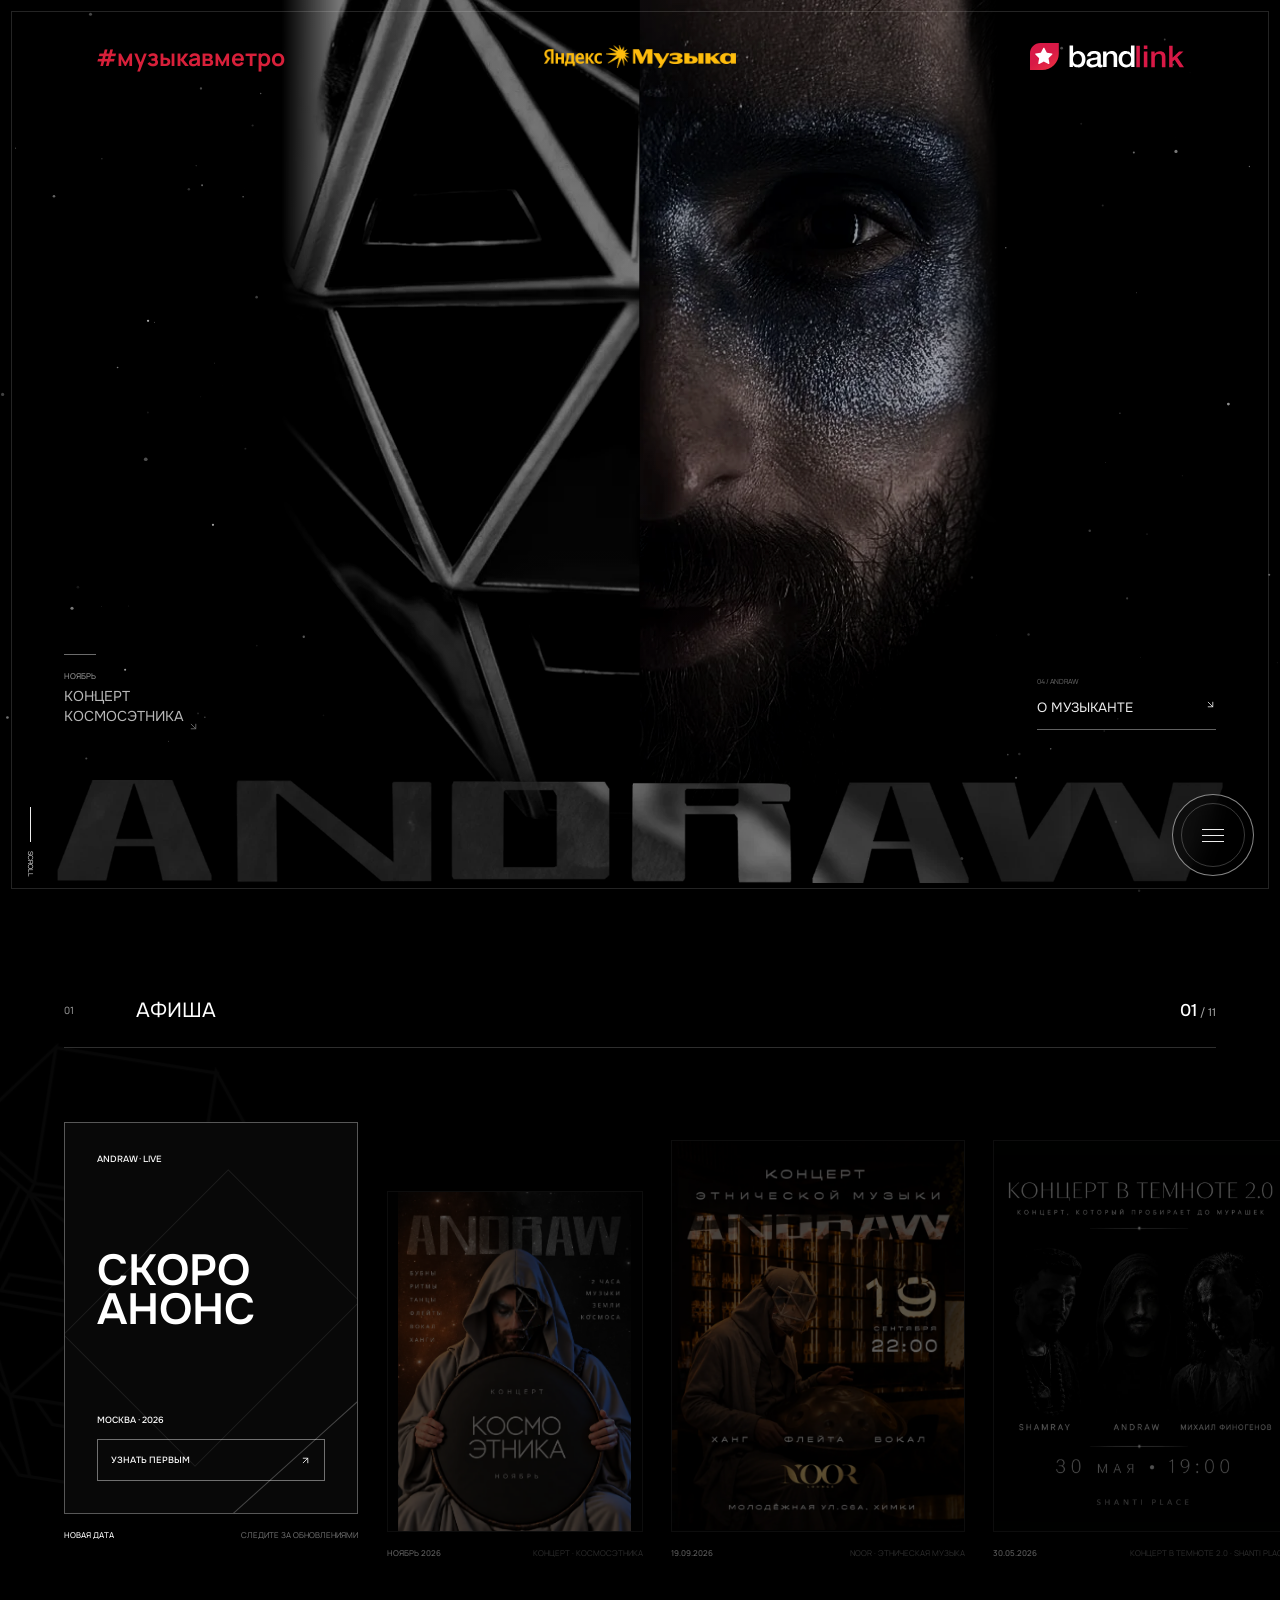
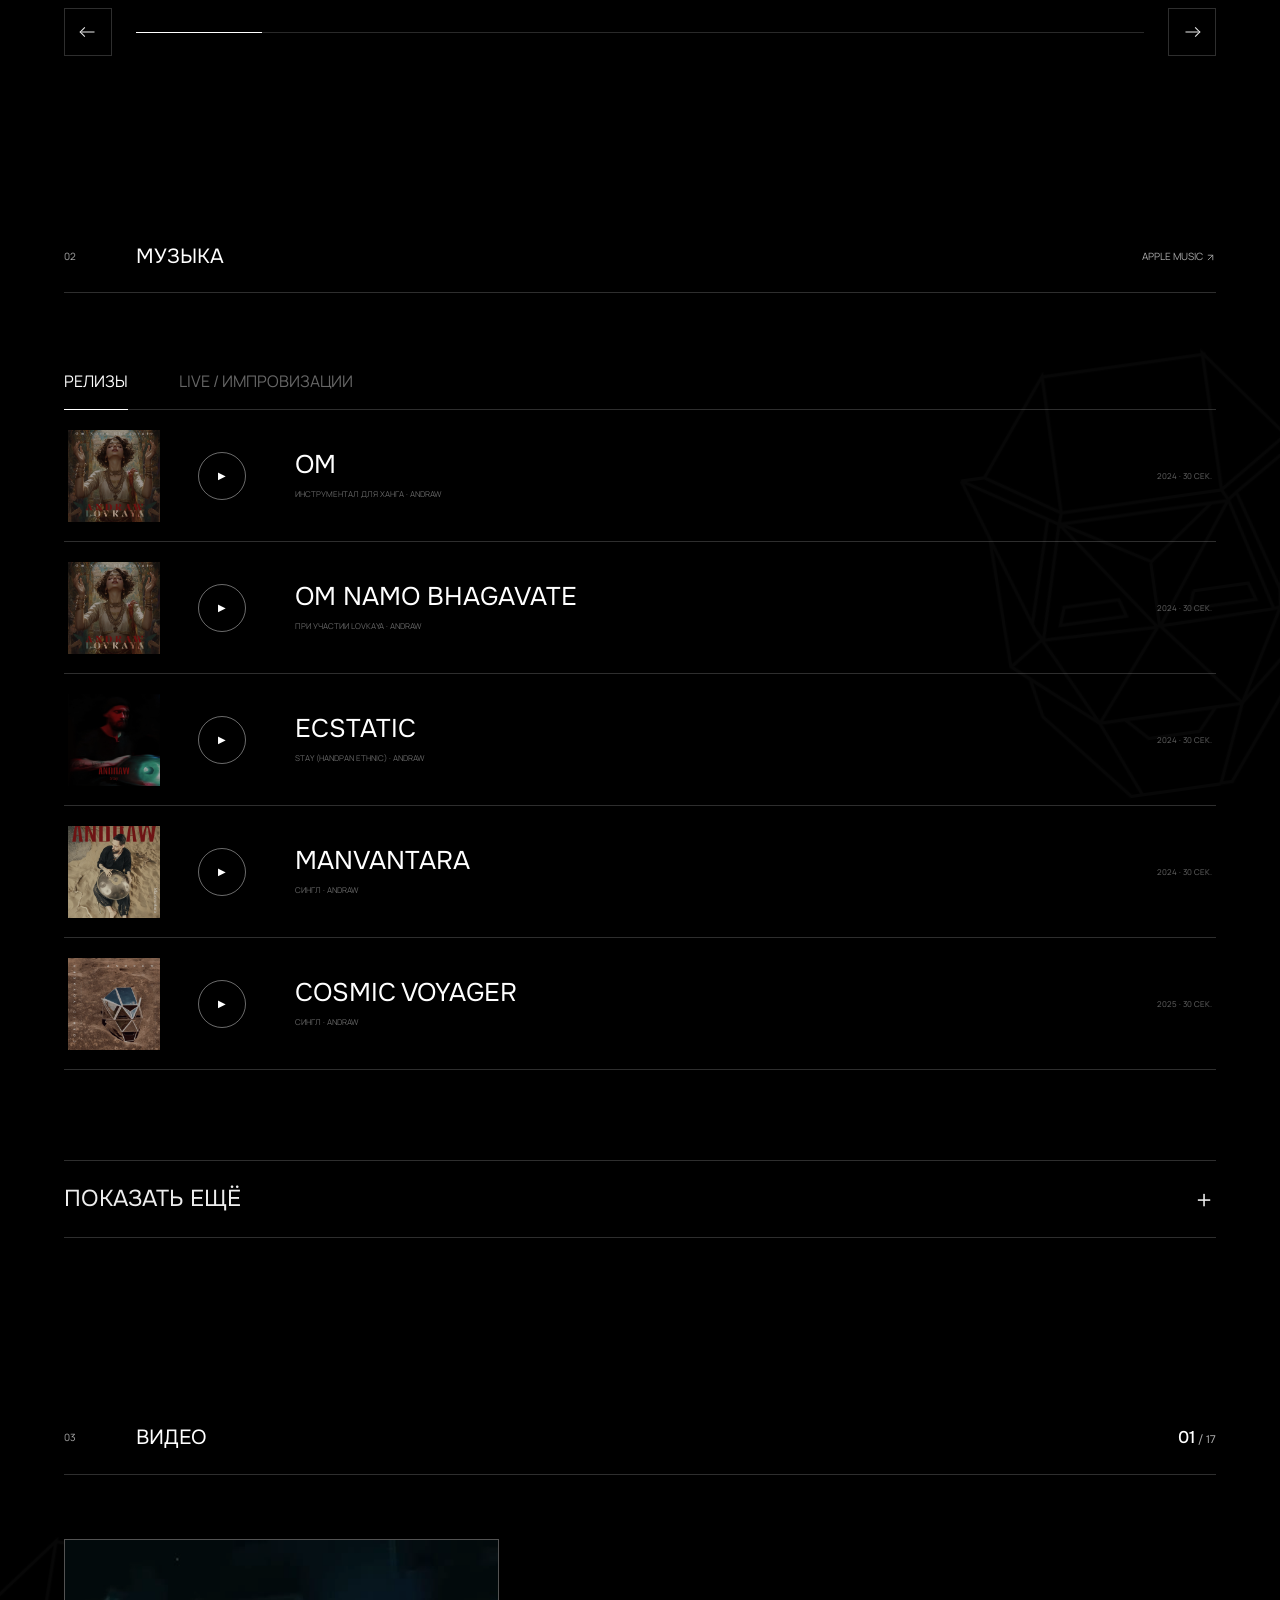
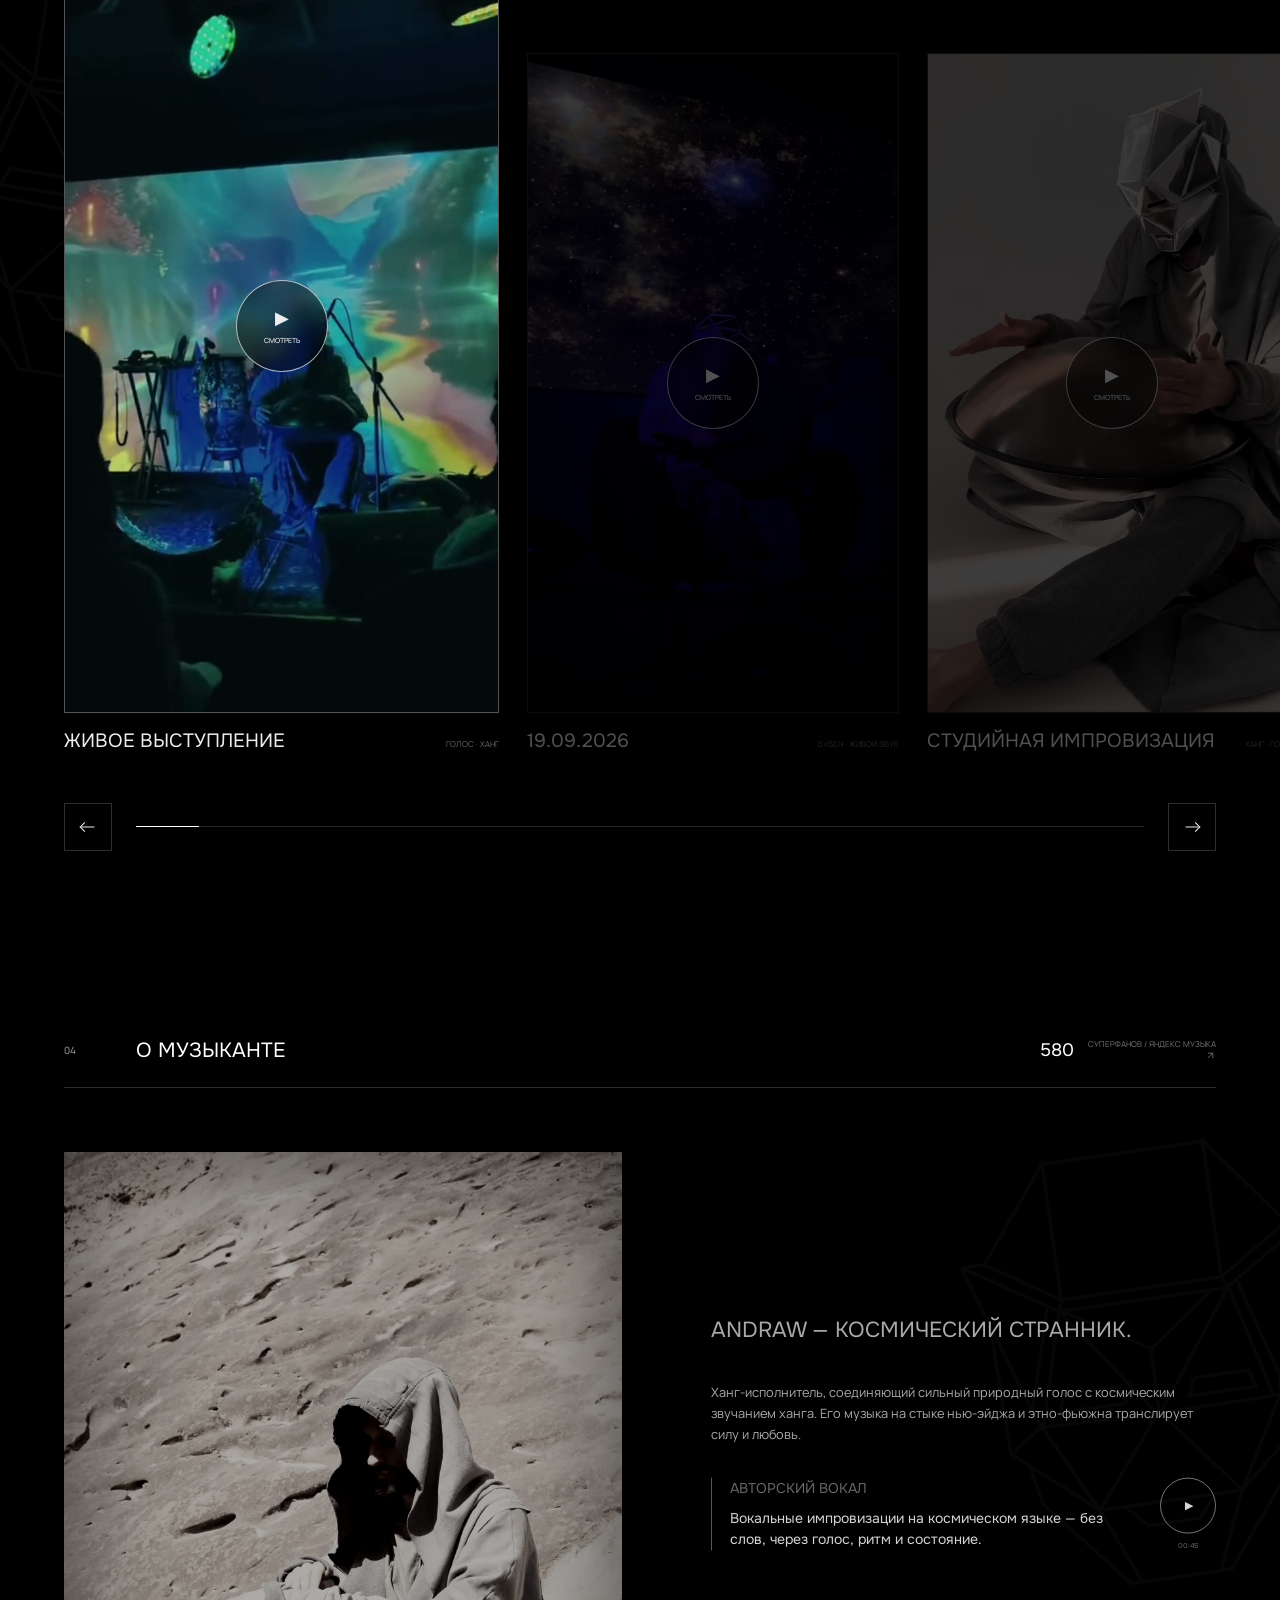
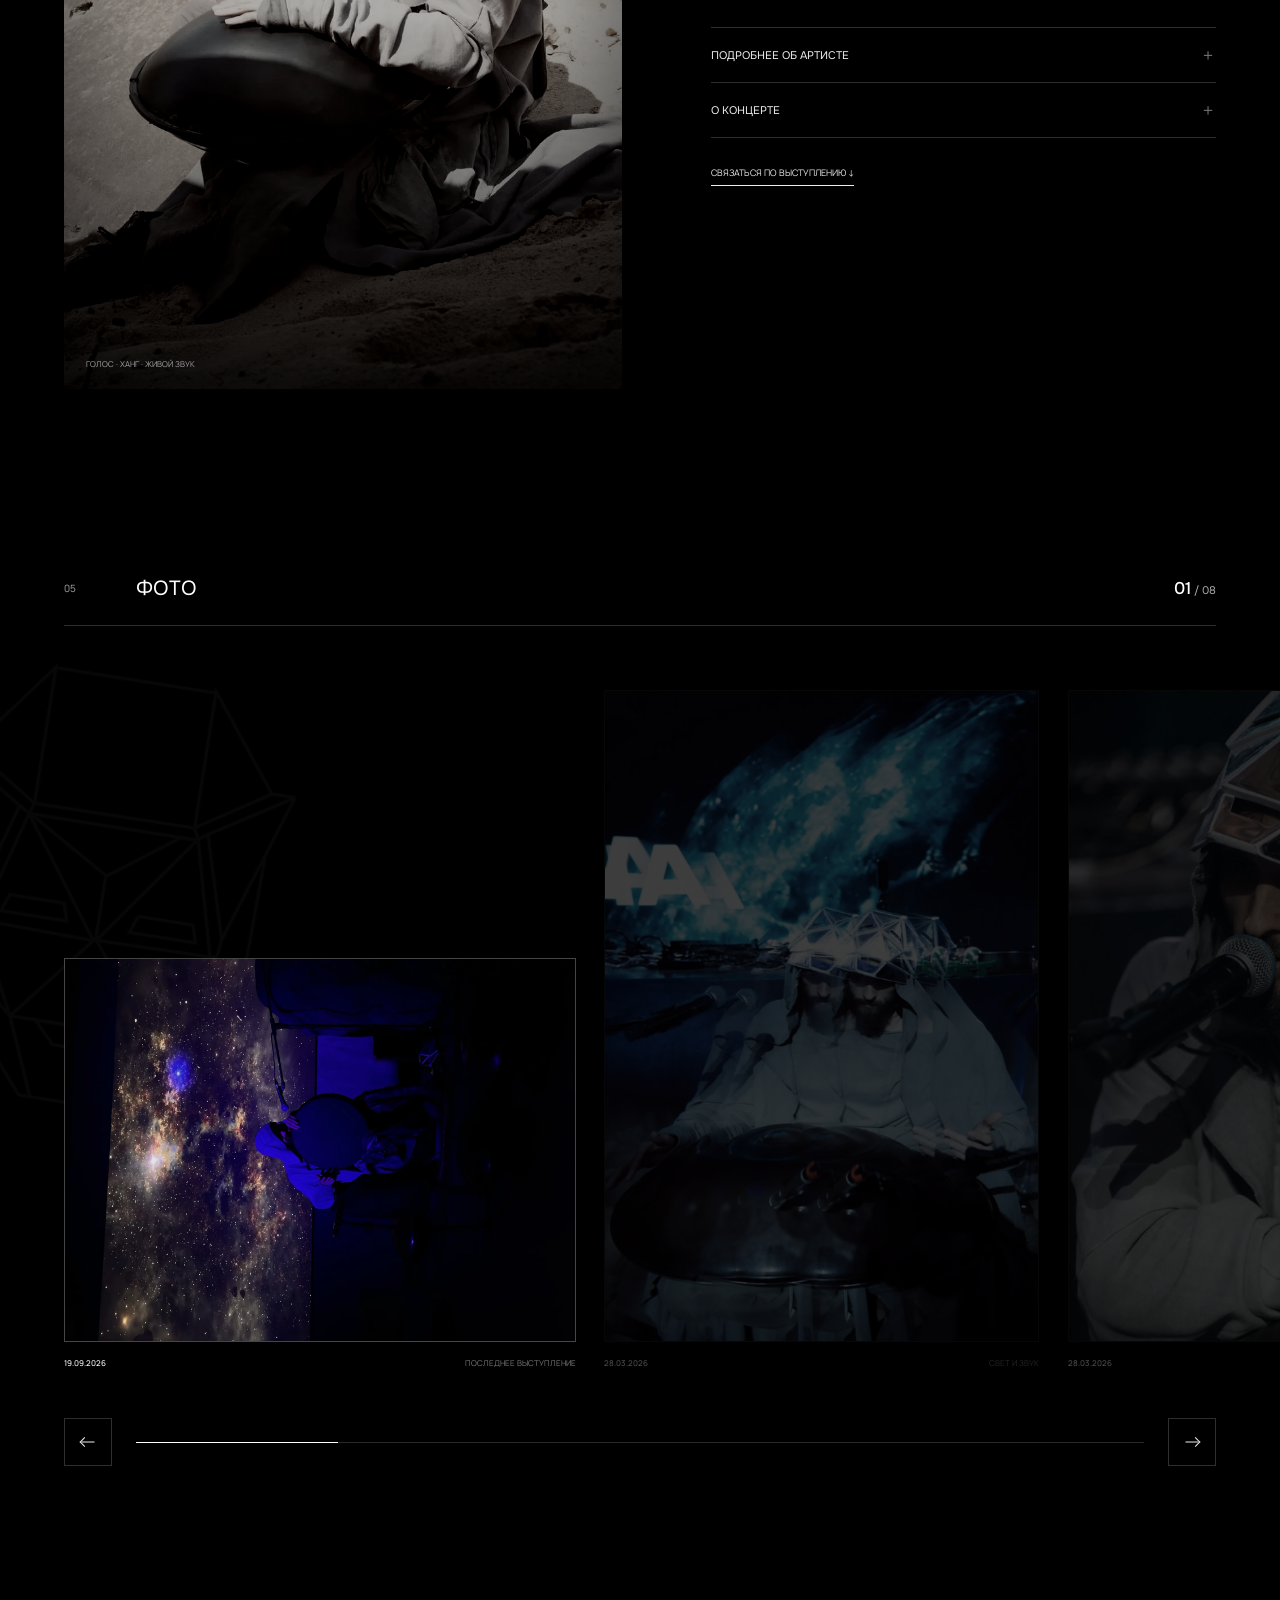
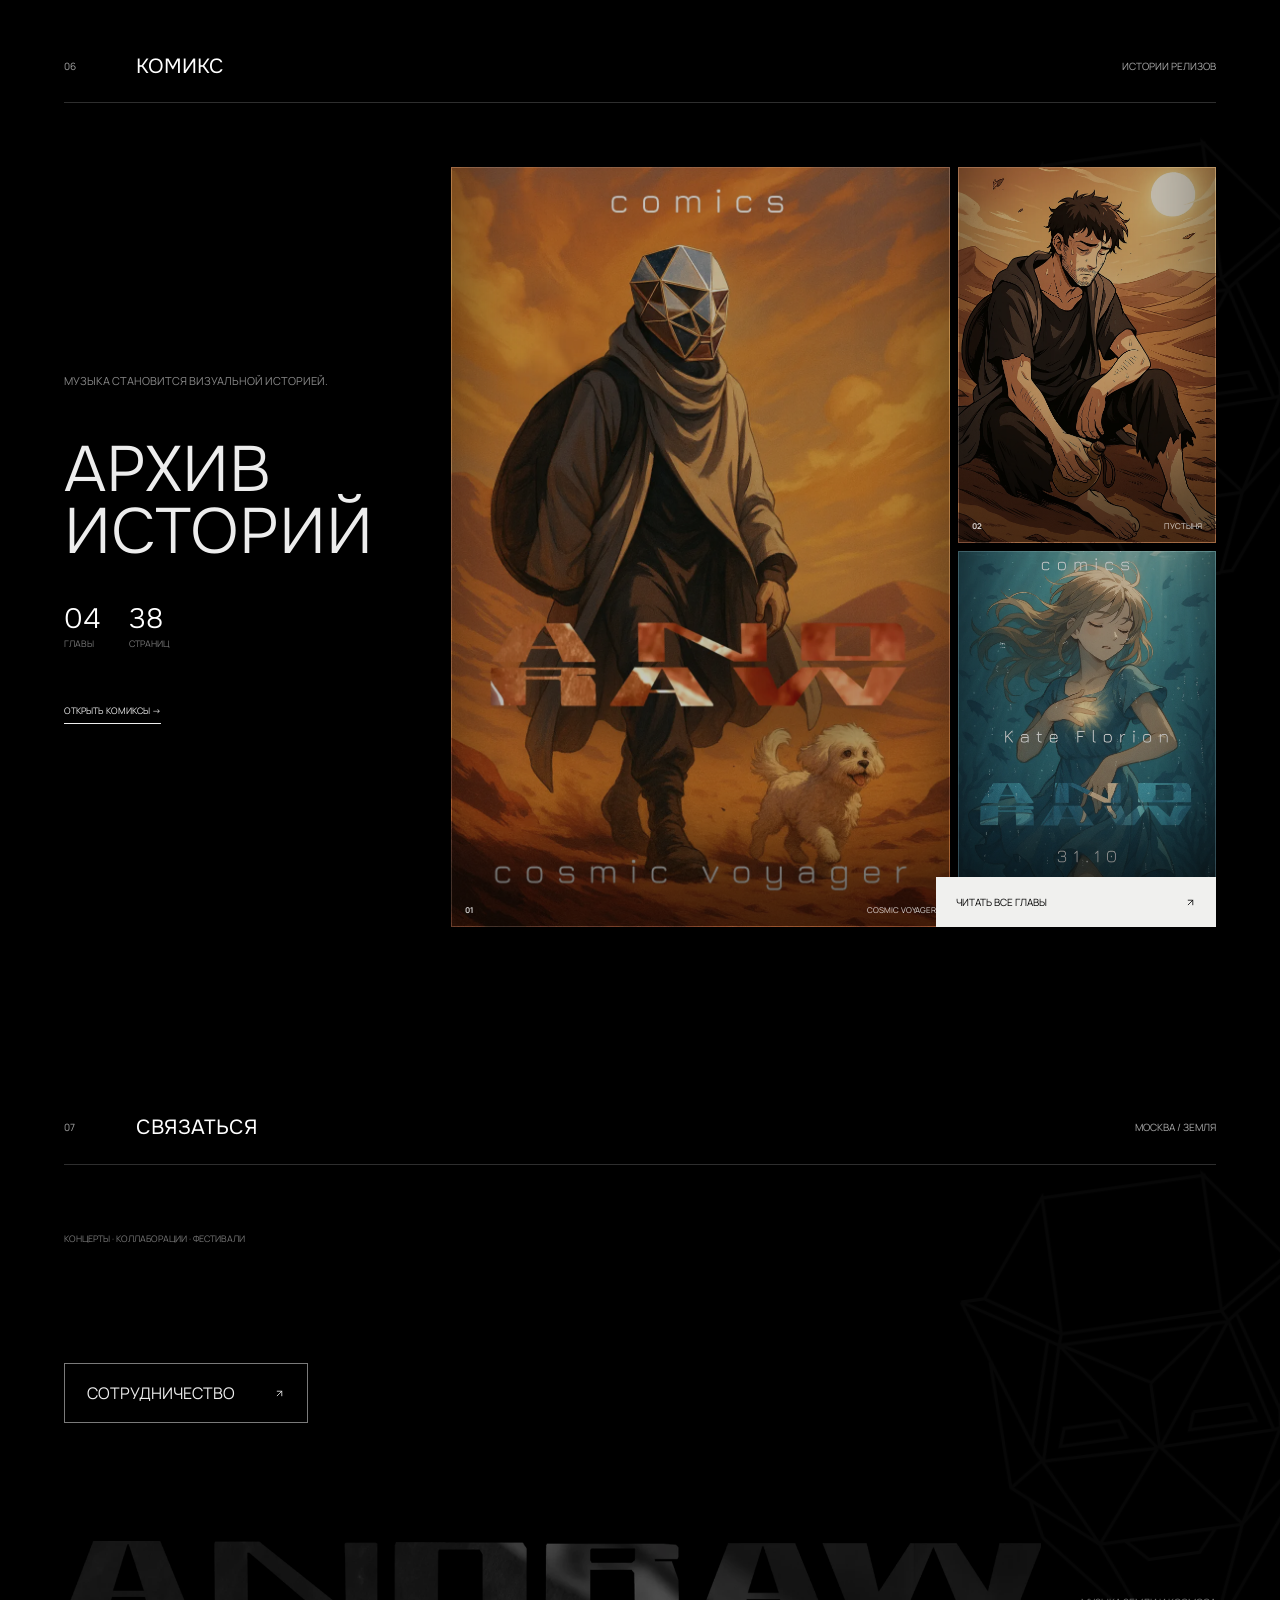
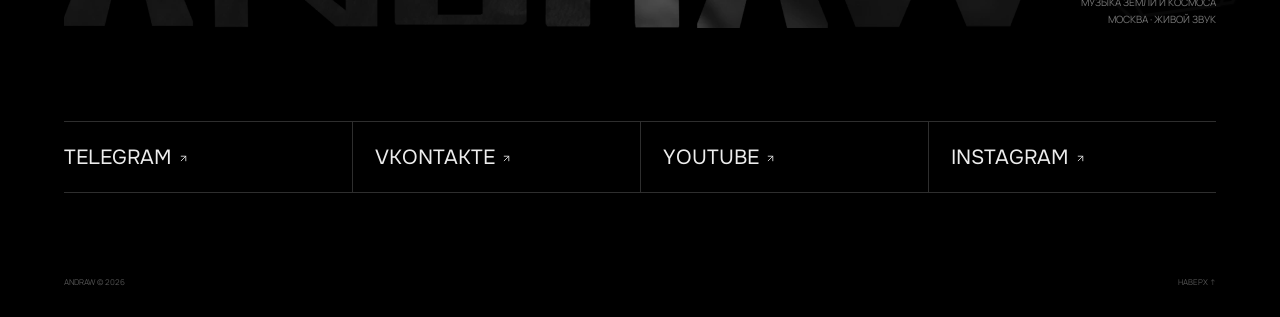
<file: index.html>
<!doctype html>
<html lang="ru">
<head>
  <meta charset="UTF-8">
  <meta name="viewport" content="width=device-width, initial-scale=1">
  <meta name="theme-color" content="#000000">
  <meta name="description" content="Официальный сайт ANDRAW — ханг-исполнителя и вокалиста из Москвы. Музыка земли и космоса: ханги, флейты, бубен, горловое пение, концерты, видео и релизы.">
  <meta name="robots" content="index, follow, max-image-preview:large, max-snippet:-1, max-video-preview:-1">
  <meta name="author" content="ANDRAW">
  <title>ANDRAW — ханг-исполнитель, этно-фьюжн и живая музыка</title>
  <link rel="canonical" href="https://www.andraw-music.ru/">
  <link rel="alternate" hreflang="ru" href="https://www.andraw-music.ru/">
  <link rel="alternate" hreflang="x-default" href="https://www.andraw-music.ru/">
  <link rel="icon" href="/assets/site/favicon.jpg" type="image/jpeg">
  <link rel="apple-touch-icon" href="/assets/site/favicon.jpg">
  <meta property="og:type" content="website">
  <meta property="og:locale" content="ru_RU">
  <meta property="og:site_name" content="ANDRAW">
  <meta property="og:title" content="ANDRAW — музыка земли и космоса">
  <meta property="og:description" content="Ханги, голос и этно-фьюжн: музыка земли и космоса, концерты, видео и релизы ANDRAW.">
  <meta property="og:url" content="https://www.andraw-music.ru/">
  <meta property="og:image" content="https://www.andraw-music.ru/assets/media/event-archive/06-2026-03-28-live.jpg">
  <meta property="og:image:width" content="1800">
  <meta property="og:image:height" content="1199">
  <meta property="og:image:alt" content="ANDRAW играет на ханге во время живого выступления">
  <meta name="twitter:card" content="summary_large_image">
  <meta name="twitter:title" content="ANDRAW — музыка земли и космоса">
  <meta name="twitter:description" content="Ханги, голос и этно-фьюжн: концерты, видео и релизы ANDRAW.">
  <meta name="twitter:image" content="https://www.andraw-music.ru/assets/media/event-archive/06-2026-03-28-live.jpg">
  <link rel="preconnect" href="https://fonts.googleapis.com">
  <link rel="preconnect" href="https://fonts.gstatic.com" crossorigin>
  <link href="https://fonts.googleapis.com/css2?family=Manrope:wght@400;500;600&family=Onest:wght@300;400;500;600&display=swap" rel="stylesheet">
  <link rel="stylesheet" href="styles.css?v=20261018-3">
  <script type="application/ld+json">
  {
    "@context": "https://schema.org",
    "@graph": [
      {
        "@type": "WebSite",
        "@id": "https://www.andraw-music.ru/#website",
        "url": "https://www.andraw-music.ru/",
        "name": "ANDRAW",
        "description": "Официальный сайт музыканта ANDRAW",
        "inLanguage": "ru-RU",
        "publisher": { "@id": "https://www.andraw-music.ru/#artist" }
      },
      {
        "@type": "Person",
        "@id": "https://www.andraw-music.ru/#artist",
        "name": "ANDRAW",
        "alternateName": "Andraw",
        "url": "https://www.andraw-music.ru/",
        "image": "https://www.andraw-music.ru/assets/media/event-archive/06-2026-03-28-live.jpg",
        "jobTitle": "Музыкант и ханг-исполнитель",
        "description": "ANDRAW — ханг-исполнитель и вокалист, соединяющий сильный природный голос с космическим звучанием ханга в жанрах нью-эйдж и этно-фьюжн.",
        "homeLocation": { "@type": "City", "name": "Москва" },
        "sameAs": [
          "https://music.yandex.ru/artist/12118164",
          "https://music.apple.com/ru/artist/andraw/1734390783",
          "https://band.link/andraw",
          "https://vk.com/andraw_m",
          "https://www.instagram.com/andraw_music/",
          "https://www.youtube.com/channel/UCZcAU7LRhPrytUMAlQ03IXw",
          "https://t.me/andraw_theme"
        ]
      },
      {
        "@type": "WebPage",
        "@id": "https://www.andraw-music.ru/#webpage",
        "url": "https://www.andraw-music.ru/",
        "name": "ANDRAW — ханг-исполнитель, этно-фьюжн и живая музыка",
        "isPartOf": { "@id": "https://www.andraw-music.ru/#website" },
        "about": { "@id": "https://www.andraw-music.ru/#artist" },
        "primaryImageOfPage": { "@type": "ImageObject", "url": "https://www.andraw-music.ru/assets/media/event-archive/06-2026-03-28-live.jpg" },
        "inLanguage": "ru-RU"
      }
    ]
  }
  </script>
</head>
<body>
  <div class="loader" aria-hidden="true">
    <img src="assets/site/mask.svg" alt="">
  </div>

  <div class="scroll-tint" aria-hidden="true"></div>
  <div class="ambient-light" aria-hidden="true"></div>
  <canvas class="starfield" aria-hidden="true"></canvas>

  <header class="site-header">
    <a class="header-brand" href="#home" aria-label="ANDRAW — на главную">
      <img src="assets/site/mask.svg" alt="">
    </a>
    <nav class="header-nav" aria-label="Основная навигация">
      <a href="#events">Афиша</a>
      <a href="#tracks">Музыка</a>
      <a href="#videos">Видео</a>
      <a href="#about">Об артисте</a>
      <a href="#photos">Фото</a>
      <a href="#comic">Комиксы</a>
    </nav>
    <a class="header-contact" href="#contact">Связаться <span class="external-link-icon" aria-hidden="true"></span></a>
  </header>

  <button class="menu-orb" type="button" aria-label="Открыть меню" aria-expanded="false">
    <span></span><span></span><span></span>
  </button>
  <nav class="menu-panel" aria-label="Навигация">
    <div class="menu-intro">
      <img src="assets/site/mask.svg" alt="">
      <p>Музыка земли<br>и космоса</p>
      <span>Москва · 2026</span>
    </div>
    <div class="menu-links">
      <a href="#home"><small>00</small><span>Главная</span><i>↘</i></a>
      <a href="#events"><small>01</small><span>Афиша</span><i>↘</i></a>
      <a href="#tracks"><small>02</small><span>Музыка</span><i>↘</i></a>
      <a href="#videos"><small>03</small><span>Видео</span><i>↘</i></a>
      <a href="#about"><small>04</small><span>О музыканте</span><i>↘</i></a>
      <a href="#photos"><small>05</small><span>Фото</span><i>↘</i></a>
      <a href="#comic"><small>06</small><span>Комиксы</span><i>↘</i></a>
      <a href="#contact"><small>07</small><span>Связаться</span><i>↘</i></a>
    </div>
    <div class="menu-meta">
      <a href="https://music.yandex.ru/artist/12118164" target="_blank" rel="noreferrer">Яндекс Музыка <span class="external-link-icon" aria-hidden="true"></span></a>
      <a href="https://t.me/andraw_theme" target="_blank" rel="noreferrer">Telegram <span class="external-link-icon" aria-hidden="true"></span></a>
    </div>
  </nav>

  <main>
    <section class="hero" id="home">
      <h1 class="sr-only">ANDRAW — ханг-исполнитель, вокалист и музыкант этно-фьюжн</h1>
      <div class="hero-platforms">
        <a class="metro-link" href="https://art.mosmetro.ru/mus/participants/102897375" target="_blank" rel="noreferrer">#музыкавметро</a>
        <a class="yandex-link" href="https://music.yandex.ru/artist/12118164" target="_blank" rel="noreferrer" aria-label="ANDRAW на Яндекс Музыке">
          <img src="assets/site/logo-yandex-music.webp" alt="Яндекс Музыка">
        </a>
        <a class="bandlink-link" href="https://band.link/andraw" target="_blank" rel="noreferrer" aria-label="ANDRAW на BandLink">
          <img src="assets/site/logo-bandlink.svg" alt="BandLink">
        </a>
      </div>

      <div class="hero-portraits" aria-hidden="true">
        <div class="hero-mask"><img src="assets/site/hero-mask.webp" alt=""></div>
        <div class="hero-face"><img src="assets/site/hero-face.webp" alt=""></div>
      </div>

      <a class="hero-tagline" href="#events" aria-label="Концерт КосмосЭтника — перейти к афише">
        <small>Ноябрь</small>
        <span>Концерт</span>
        <span>КосмосЭтника <i aria-hidden="true">↘</i></span>
      </a>

      <a class="hero-about-link" href="#about">
        <small>04 / ANDRAW</small>
        <span>О музыканте</span>
        <i>↘</i>
      </a>

      <img class="hero-logo" src="assets/site/logo-andraw.webp" alt="ANDRAW">
      <div class="hero-scroll" aria-hidden="true"><i></i><span>scroll</span></div>
    </section>

    <section class="events section" id="events">
      <div class="section-line">
        <span>01</span>
        <h2>Афиша</h2>
        <div class="slider-count"><b data-poster-current>01</b> / 10</div>
      </div>

      <div class="poster-carousel reveal" data-poster-carousel>
        <div class="poster-track" data-poster-track>
          <figure class="poster-slide active" data-poster-slide>
            <img src="assets/media/event-archive/12-2026-11-cosmoethnica-poster-optimized.webp" alt="Афиша концерта КосмосЭтника ANDRAW в ноябре 2026 года" loading="lazy">
            <figcaption><b>НОЯБРЬ 2026</b><span>Концерт · КосмосЭтника</span></figcaption>
          </figure>
          <figure class="poster-slide" data-poster-slide>
            <img src="assets/media/event-archive/02-2026-09-19-poster-optimized.webp" alt="Афиша концерта этнической музыки ANDRAW в Noor" loading="lazy">
            <figcaption><b>19.09.2026</b><span>Noor · этническая музыка</span></figcaption>
          </figure>
          <figure class="poster-slide" data-poster-slide>
            <img src="assets/media/event-archive/03-2026-05-30-poster-optimized.webp" alt="Афиша концерта в темноте 2.0 с участием ANDRAW" loading="lazy">
            <figcaption><b>30.05.2026</b><span>Концерт в темноте 2.0 · Shanti Place</span></figcaption>
          </figure>
          <figure class="poster-slide" data-poster-slide>
            <img src="assets/media/event-archive/03-2026-04-18-poster-optimized.webp" alt="Афиша концерта ANDRAW в темноте" loading="lazy">
            <figcaption><b>18.04.2026</b><span>Концерт в темноте</span></figcaption>
          </figure>
          <figure class="poster-slide" data-poster-slide>
            <img src="assets/media/event-archive/07-2026-02-14-poster-optimized.webp" alt="Афиша концерта космической музыки ANDRAW" loading="lazy">
            <figcaption><b>14.02.2026</b><span>The Hook · космическая музыка</span></figcaption>
          </figure>
          <figure class="poster-slide" data-poster-slide>
            <img src="assets/media/event-archive/08-2025-12-20-poster-optimized.webp" alt="Афиша сольного концерта ANDRAW в Shanti Place" loading="lazy">
            <figcaption><b>20.12.2025</b><span>Shanti Place · сольный концерт</span></figcaption>
          </figure>
          <figure class="poster-slide" data-poster-slide>
            <img src="assets/media/event-archive/10-2025-09-27-poster-optimized.webp" alt="Афиша концерта ANDRAW и Yougaslava" loading="lazy">
            <figcaption><b>27.09.2025</b><span>ANDRAW &amp; Yougaslava</span></figcaption>
          </figure>
          <figure class="poster-slide" data-poster-slide>
            <img src="assets/media/event-archive/08-2025-04-13-poster-optimized.webp" alt="Афиша звукового погружения ANDRAW и Екатерины Капитановой" loading="lazy">
            <figcaption><b>13.04.2025</b><span>Вибрации духа</span></figcaption>
          </figure>
          <figure class="poster-slide" data-poster-slide>
            <img src="assets/media/event-archive/09-2025-02-22-poster-optimized.webp" alt="Афиша сольного концерта ANDRAW в Quintaessentia" loading="lazy">
            <figcaption><b>22.02.2025</b><span>Quintaessentia · сольный концерт</span></figcaption>
          </figure>
          <figure class="poster-slide" data-poster-slide>
            <img src="assets/media/event-archive/10-2024-07-21-poster-optimized.webp" alt="Афиша сольного концерта ANDRAW в Китай-городе" loading="lazy">
            <figcaption><b>21.07.2024</b><span>6 хангов · 6 историй</span></figcaption>
          </figure>
        </div>
      </div>
      <div class="poster-controls carousel-controls">
        <button type="button" data-poster-prev aria-label="Предыдущая афиша">←</button>
        <div><i data-poster-progress></i></div>
        <button type="button" data-poster-next aria-label="Следующая афиша">→</button>
      </div>
    </section>

    <section class="photos section" id="photos">
      <div class="section-line">
        <span>05</span>
        <h2>Фото</h2>
        <div class="slider-count"><b data-photo-current>01</b> / 08</div>
      </div>

      <div class="photo-carousel reveal">
        <div class="photo-track" data-photo-track>
          <figure class="photo-slide photo-slide--editorial active" data-photo-slide>
            <img src="assets/media/event-archive/01-2026-09-19-live-optimized.webp" alt="ANDRAW на концерте 19 сентября 2026 года" width="1350" height="1800" loading="lazy">
            <figcaption><b>19.09.2026</b><span>Последнее выступление</span></figcaption>
          </figure>
          <figure class="photo-slide photo-slide--portrait" data-photo-slide>
            <img src="assets/media/event-archive/04-2026-03-28-live-optimized.webp" alt="ANDRAW играет на ханге 28 марта 2026 года" width="1199" height="1800" loading="lazy">
            <figcaption><b>28.03.2026</b><span>Свет и звук</span></figcaption>
          </figure>
          <figure class="photo-slide photo-slide--portrait" data-photo-slide>
            <img src="assets/media/event-archive/05-2026-03-28-live-optimized.webp" alt="Портрет ANDRAW с концерта" width="1199" height="1800" loading="lazy">
            <figcaption><b>28.03.2026</b><span>Голос</span></figcaption>
          </figure>
          <figure class="photo-slide" data-photo-slide>
            <img src="assets/media/event-archive/06-2026-03-28-live-optimized.webp" alt="ANDRAW играет на ханге крупным планом" width="1800" height="1199" loading="lazy">
            <figcaption><b>28.03.2026</b><span>Ханг</span></figcaption>
          </figure>
          <figure class="photo-slide photo-slide--portrait" data-photo-slide>
            <img src="assets/media/event-archive/11-2026-03-28-live-optimized.webp" alt="ANDRAW играет на ханге на сцене" width="853" height="1280" loading="lazy">
            <figcaption><b>28.03.2026</b><span>Пространство</span></figcaption>
          </figure>
          <figure class="photo-slide photo-slide--editorial" data-photo-slide>
            <img src="assets/media/event-archive/09-2025-12-20-live-optimized.webp" alt="ANDRAW после сольного концерта" width="1350" height="1800" loading="lazy">
            <figcaption><b>20.12.2025</b><span>После концерта</span></figcaption>
          </figure>
          <figure class="photo-slide photo-slide--editorial" data-photo-slide>
            <img src="assets/media/event-archive/11-2025-05-07-live-optimized.webp" alt="ANDRAW с хангом в пустынном ландшафте" width="869" height="1280" loading="lazy">
            <figcaption><b>07.05.2025</b><span>Космический странник</span></figcaption>
          </figure>
          <figure class="photo-slide photo-slide--portrait" data-photo-slide>
            <img src="assets/media/event-archive/11-2024-08-20-live-optimized.webp" alt="ANDRAW выступает с хангами на сцене" width="854" height="1280" loading="lazy">
            <figcaption><b>20.08.2024</b><span>Ханг · сцена</span></figcaption>
          </figure>
        </div>
      </div>
      <div class="photo-controls carousel-controls">
        <button type="button" data-photo-prev aria-label="Предыдущее фото">←</button>
        <div><i data-photo-progress></i></div>
        <button type="button" data-photo-next aria-label="Следующее фото">→</button>
      </div>
    </section>

    <section class="about section" id="about">
      <div class="section-line">
        <span>04</span>
        <h2>О музыканте</h2>
        <a class="about-yandex" href="https://music.yandex.ru/artist/12118164" target="_blank" rel="noreferrer" aria-label="ANDRAW в Яндекс Музыке — 580 суперфанов">
          <b>580</b><span>суперфанов / Яндекс Музыка <i class="external-link-icon" aria-hidden="true"></i></span>
        </a>
      </div>

      <div class="about-layout">
        <div class="about-portrait reveal">
          <img src="assets/site/about-desert-optimized.webp" alt="Музыкант ANDRAW в геометрической маске">
          <span>голос · ханг · живой звук</span>
        </div>
        <div class="about-copy reveal">
          <div class="about-primary">
            <p class="about-lead">ANDRAW — космический странник.</p>
            <div class="about-text">
              <p>Ханг-исполнитель, соединяющий сильный природный голос с космическим звучанием ханга. Его музыка на стыке нью-эйджа и этно-фьюжна транслирует силу и любовь.</p>
            </div>
            <div class="cosmic-language">
              <div class="cosmic-language-copy"><span>Авторский вокал</span>Вокальные импровизации на космическом языке — без слов, через голос, ритм и состояние.</div>
              <div class="shamanic-control">
                <button class="shamanic-play" type="button" aria-label="Воспроизвести вокальную импровизацию"><span>▶</span></button>
                <small>00:45</small>
              </div>
              <audio id="shamanic-audio" src="assets/music/shamanic-andraw.mp3?v=20261001-1" preload="metadata"></audio>
            </div>
          </div>
          <details class="artist-details">
            <summary><span>Подробнее об артисте</span><i aria-hidden="true">＋</i></summary>
            <div>
              <p>Участник этнофестивалей и проекта «Музыка в метро».</p>
              <p>Флейты · ханги · бубен · горловое пение · живой звук.</p>
            </div>
          </details>
          <details class="concert-format">
            <summary><span>О концерте</span><i aria-hidden="true">＋</i></summary>
            <div class="concert-format-body">
              <p><b>60–90 минут</b><span>Живое выступление без электроники</span></p>
              <ol>
                <li><b>I блок</b><span>Флейты · бубен · горловое пение</span></li>
                <li><b>II блок</b><span>Ханги · голос</span></li>
              </ol>
            </div>
          </details>
          <a href="#contact">Связаться по выступлению ↓</a>
        </div>
      </div>
    </section>

    <section class="tracks section" id="tracks">
      <div class="section-line">
        <span>02</span>
        <h2>Музыка</h2>
        <a href="https://music.apple.com/ru/artist/andraw/1734390783" target="_blank" rel="noreferrer">Apple Music <span class="external-link-icon" aria-hidden="true"></span></a>
      </div>

      <div class="track-tabs" role="tablist" aria-label="Разделы аудио">
        <button class="track-tab active" type="button" role="tab" aria-selected="true" aria-controls="releases-panel" data-track-tab="releases">Релизы</button>
        <button class="track-tab" type="button" role="tab" aria-selected="false" aria-controls="live-panel" data-track-tab="live">Live / Импровизации</button>
      </div>

      <div class="track-panel" id="releases-panel" role="tabpanel" data-track-panel="releases">
      <div class="tracklist reveal">
        <button class="track" type="button" data-title="East Sun" data-cover="assets/music/6800243025.jpg" data-audio="https://audio-ssl.itunes.apple.com/itunes-assets/AudioPreview211/v4/2d/cf/e9/2dcfe9aa-3d35-260f-9269-eb10cc75ce21/mzaf_11220973873433540487.plus.aac.p.m4a">
          <span class="track-cover"><img src="assets/music/6800243025.jpg" alt="Обложка East Sun" loading="lazy"></span><i class="track-play">▶</i>
          <span class="track-copy"><strong>East Sun</strong><small>сингл · ANDRAW</small></span><span class="track-type">2026 · 30 сек.</span><span class="track-progress"><i></i></span>
        </button>
        <button class="track" type="button" data-title="Limen Time (Instrumental)" data-cover="assets/music/6785332017.jpg" data-audio="https://audio-ssl.itunes.apple.com/itunes-assets/AudioPreview221/v4/54/93/7f/54937f65-2ab7-6282-0989-a5c80547b4ec/mzaf_5831480064033571010.plus.aac.p.m4a">
          <span class="track-cover"><img src="assets/music/6785332017.jpg" alt="Обложка Limen Time" loading="lazy"></span><i class="track-play">▶</i>
          <span class="track-copy"><strong>Limen Time</strong><small>инструментал · ANDRAW</small></span><span class="track-type">2026 · 30 сек.</span><span class="track-progress"><i></i></span>
        </button>
        <button class="track" type="button" data-title="Limen" data-cover="assets/music/6785332016.jpg" data-audio="https://audio-ssl.itunes.apple.com/itunes-assets/AudioPreview211/v4/3a/c8/51/3ac85118-69dc-30b2-2715-0702f078bd95/mzaf_2871748584739598482.plus.aac.p.m4a">
          <span class="track-cover"><img src="assets/music/6785332016.jpg" alt="Обложка Limen" loading="lazy"></span><i class="track-play">▶</i>
          <span class="track-copy"><strong>Limen</strong><small>сингл · ANDRAW</small></span><span class="track-type">2026 · 30 сек.</span><span class="track-progress"><i></i></span>
        </button>
        <button class="track" type="button" data-title="Шанти (feat. Kate Florion)" data-cover="assets/music/1846874823.jpg" data-audio="https://audio-ssl.itunes.apple.com/itunes-assets/AudioPreview211/v4/46/da/ae/46daae30-5e34-7002-95b2-327d8fe63b76/mzaf_9209789972147835496.plus.aac.p.m4a">
          <span class="track-cover"><img src="assets/music/1846874823.jpg" alt="Обложка Шанти" loading="lazy"></span><i class="track-play">▶</i>
          <span class="track-copy"><strong>Шанти</strong><small>при участии Kate Florion · ANDRAW</small></span><span class="track-type">2025 · 30 сек.</span><span class="track-progress"><i></i></span>
        </button>
        <button class="track" type="button" data-title="Шанти (instrumental)" data-cover="assets/music/1846874827.jpg" data-audio="https://audio-ssl.itunes.apple.com/itunes-assets/AudioPreview221/v4/2e/4d/b9/2e4db9dc-0527-6766-4b56-970012676921/mzaf_7265326021903073223.plus.aac.p.m4a">
          <span class="track-cover"><img src="assets/music/1846874827.jpg" alt="Обложка Шанти instrumental" loading="lazy"></span><i class="track-play">▶</i>
          <span class="track-copy"><strong>Шанти · Instrumental</strong><small>ANDRAW</small></span><span class="track-type">2025 · 30 сек.</span><span class="track-progress"><i></i></span>
        </button>
        <button class="track track-extra" type="button" data-title="Moon" data-cover="assets/music/1834914842.jpg" data-audio="https://audio-ssl.itunes.apple.com/itunes-assets/AudioPreview211/v4/94/74/b4/9474b4c5-6120-39a1-0b43-a3c36983bf20/mzaf_18166469714132131299.plus.aac.p.m4a">
          <span class="track-cover"><img src="assets/music/1834914842.jpg" alt="Обложка Moon" loading="lazy"></span><i class="track-play">▶</i>
          <span class="track-copy"><strong>Moon</strong><small>сингл · ANDRAW</small></span><span class="track-type">2025 · 30 сек.</span><span class="track-progress"><i></i></span>
        </button>
        <button class="track track-extra" type="button" data-title="Cosmic Voyager (Remix)" data-cover="assets/music/1824817611.jpg" data-audio="https://audio-ssl.itunes.apple.com/itunes-assets/AudioPreview211/v4/bd/5d/a8/bd5da86e-6cec-5cec-2639-64c8c75547df/mzaf_3248074550408898287.plus.aac.p.m4a">
          <span class="track-cover"><img src="assets/music/1824817611.jpg" alt="Обложка Cosmic Voyager Remix" loading="lazy"></span><i class="track-play">▶</i>
          <span class="track-copy"><strong>Cosmic Voyager · Remix</strong><small>ANDRAW</small></span><span class="track-type">2025 · 30 сек.</span><span class="track-progress"><i></i></span>
        </button>
        <button class="track track-extra" type="button" data-title="Space Voyager" data-cover="assets/music/1821695587.jpg" data-audio="https://audio-ssl.itunes.apple.com/itunes-assets/AudioPreview221/v4/72/23/75/72237547-32b0-f324-4f0b-adf46bcefef6/mzaf_14227063827988335815.plus.aac.p.m4a">
          <span class="track-cover"><img src="assets/music/1821695587.jpg" alt="Обложка Space Voyager" loading="lazy"></span><i class="track-play">▶</i>
          <span class="track-copy"><strong>Space Voyager</strong><small>Cosmic Voyager · ANDRAW</small></span><span class="track-type">2025 · 30 сек.</span><span class="track-progress"><i></i></span>
        </button>
        <button class="track track-extra" type="button" data-title="Cosmic Voyager" data-cover="assets/music/1821695432.jpg" data-audio="https://audio-ssl.itunes.apple.com/itunes-assets/AudioPreview211/v4/6b/6b/35/6b6b351d-bac0-5c2f-2223-3e7284090250/mzaf_14479488702850941102.plus.aac.p.m4a">
          <span class="track-cover"><img src="assets/music/1821695432.jpg" alt="Обложка Cosmic Voyager" loading="lazy"></span><i class="track-play">▶</i>
          <span class="track-copy"><strong>Cosmic Voyager</strong><small>сингл · ANDRAW</small></span><span class="track-type">2025 · 30 сек.</span><span class="track-progress"><i></i></span>
        </button>
        <button class="track track-extra" type="button" data-title="Om Namo Bhagavate (Remix)" data-cover="assets/music/1813221631.jpg" data-audio="https://audio-ssl.itunes.apple.com/itunes-assets/AudioPreview221/v4/5a/7c/23/5a7c2320-a6f8-1843-1001-d935424f8eb3/mzaf_2530038532714099215.plus.aac.p.m4a">
          <span class="track-cover"><img src="assets/music/1813221631.jpg" alt="Обложка Om Namo Bhagavate Remix" loading="lazy"></span><i class="track-play">▶</i>
          <span class="track-copy"><strong>Om Namo Bhagavate · Remix</strong><small>ANDRAW</small></span><span class="track-type">2025 · 30 сек.</span><span class="track-progress"><i></i></span>
        </button>
        <button class="track track-extra" type="button" data-title="Om Namo Bhagavate (feat. LOVKAYA)" data-cover="assets/music/1779217743.jpg" data-audio="https://audio-ssl.itunes.apple.com/itunes-assets/AudioPreview211/v4/a7/36/c0/a736c019-a020-a367-5a60-6eacea860b2e/mzaf_17386299908355079397.plus.aac.p.m4a">
          <span class="track-cover"><img src="assets/music/1779217743.jpg" alt="Обложка Om Namo Bhagavate" loading="lazy"></span><i class="track-play">▶</i>
          <span class="track-copy"><strong>Om Namo Bhagavate</strong><small>при участии LOVKAYA · ANDRAW</small></span><span class="track-type">2024 · 30 сек.</span><span class="track-progress"><i></i></span>
        </button>
        <button class="track track-extra" type="button" data-title="Om (Handpan Instrumental)" data-cover="assets/music/1779217757.jpg" data-audio="https://audio-ssl.itunes.apple.com/itunes-assets/AudioPreview211/v4/e1/fb/80/e1fb8065-1121-526a-42ba-75e112a604c0/mzaf_18237544594246436325.plus.aac.p.m4a">
          <span class="track-cover"><img src="assets/music/1779217757.jpg" alt="Обложка Om instrumental" loading="lazy"></span><i class="track-play">▶</i>
          <span class="track-copy"><strong>Om</strong><small>инструментал для ханга · ANDRAW</small></span><span class="track-type">2024 · 30 сек.</span><span class="track-progress"><i></i></span>
        </button>
        <button class="track track-extra" type="button" data-title="Manvantara" data-cover="assets/music/1742467942.jpg" data-audio="https://audio-ssl.itunes.apple.com/itunes-assets/AudioPreview211/v4/76/e3/62/76e3625f-8e5b-6964-22f6-3141f06b81ee/mzaf_7366457806859904396.plus.aac.p.m4a">
          <span class="track-cover"><img src="assets/music/1742467942.jpg" alt="Обложка Manvantara" loading="lazy"></span><i class="track-play">▶</i>
          <span class="track-copy"><strong>Manvantara</strong><small>сингл · ANDRAW</small></span><span class="track-type">2024 · 30 сек.</span><span class="track-progress"><i></i></span>
        </button>
        <button class="track track-extra" type="button" data-title="Unda Fay" data-cover="assets/music/1734266899.jpg" data-audio="https://audio-ssl.itunes.apple.com/itunes-assets/AudioPreview122/v4/44/07/58/4407580a-fe06-4ec0-0f42-6c4330a36e24/mzaf_6477986122140860084.plus.aac.p.m4a">
          <span class="track-cover"><img src="assets/music/1734266899.jpg" alt="Обложка Unda Fay" loading="lazy"></span><i class="track-play">▶</i>
          <span class="track-copy"><strong>Unda Fay</strong><small>Stay (Handpan Ethnic) · ANDRAW</small></span><span class="track-type">2024 · 30 сек.</span><span class="track-progress"><i></i></span>
        </button>
        <button class="track track-extra" type="button" data-title="Ecstatic" data-cover="assets/music/1734267171.jpg" data-audio="https://audio-ssl.itunes.apple.com/itunes-assets/AudioPreview122/v4/f4/99/02/f499029d-12ba-e6fd-eb53-d04b7717eae7/mzaf_1158317247432386866.plus.aac.p.m4a">
          <span class="track-cover"><img src="assets/music/1734267171.jpg" alt="Обложка Ecstatic" loading="lazy"></span><i class="track-play">▶</i>
          <span class="track-copy"><strong>Ecstatic</strong><small>Stay (Handpan Ethnic) · ANDRAW</small></span><span class="track-type">2024 · 30 сек.</span><span class="track-progress"><i></i></span>
        </button>
        <button class="track track-extra" type="button" data-title="Metamorphose" data-cover="assets/music/1734266644.jpg" data-audio="https://audio-ssl.itunes.apple.com/itunes-assets/AudioPreview112/v4/ca/b4/13/cab41347-a333-a672-bfb7-ee2b0779dd8d/mzaf_12007189109404484698.plus.aac.p.m4a">
          <span class="track-cover"><img src="assets/music/1734266644.jpg" alt="Обложка Metamorphose" loading="lazy"></span><i class="track-play">▶</i>
          <span class="track-copy"><strong>Metamorphose</strong><small>Stay (Handpan Ethnic) · ANDRAW</small></span><span class="track-type">2024 · 30 сек.</span><span class="track-progress"><i></i></span>
        </button>
      </div>
      <button class="tracks-more" type="button" data-tracks-more><span>Показать ещё</span><i>＋</i></button>
      </div>

      <div class="track-panel" id="live-panel" role="tabpanel" data-track-panel="live" hidden>
        <div class="tracklist live-tracklist">
          <button class="track live-track" type="button" data-title="ANDRAW Theme" data-audio="assets/music/live/andraw-theme.mp3?v=1">
            <span class="track-cover live-cover"><img src="assets/music/live/01-andraw-theme.png" alt="" loading="lazy"><b>01</b></span><i class="track-play">▶</i>
            <span class="track-copy"><strong>ANDRAW Theme</strong><small>авторская запись · фрагмент</small></span><span class="track-type">01:30</span><span class="track-progress"><i></i></span>
          </button>
          <button class="track live-track" type="button" data-title="Flute + Piano · Live" data-audio="assets/music/live/flute-piano-live.mp3?v=1">
            <span class="track-cover live-cover"><img src="assets/music/live/02-flute-piano.png" alt="" loading="lazy"><b>02</b></span><i class="track-play">▶</i>
            <span class="track-copy"><strong>Flute + Piano</strong><small>концертная импровизация · фрагмент</small></span><span class="track-type">01:30</span><span class="track-progress"><i></i></span>
          </button>
          <button class="track live-track" type="button" data-title="ANDRAW & Yougaslava · Live" data-audio="assets/music/live/andraw-yougaslava-live.mp3?v=1">
            <span class="track-cover live-cover"><img src="assets/music/live/03-yougaslava.png" alt="" loading="lazy"><b>03</b></span><i class="track-play">▶</i>
            <span class="track-copy"><strong>ANDRAW & Yougaslava</strong><small>совместное выступление · фрагмент</small></span><span class="track-type">01:30</span><span class="track-progress"><i></i></span>
          </button>
          <button class="track live-track" type="button" data-title="Варежка" data-audio="assets/music/live/varezhka.mp3?v=1">
            <span class="track-cover live-cover"><img src="assets/music/live/04-varezhka.png" alt="" loading="lazy"><b>04</b></span><i class="track-play">▶</i>
            <span class="track-copy"><strong>Варежка</strong><small>живая импровизация · фрагмент</small></span><span class="track-type">01:30</span><span class="track-progress"><i></i></span>
          </button>
          <button class="track live-track" type="button" data-title="Dark I" data-audio="assets/music/live/dark-01.mp3?v=1">
            <span class="track-cover live-cover"><img src="assets/music/live/05-dark-01.png" alt="" loading="lazy"><b>05</b></span><i class="track-play">▶</i>
            <span class="track-copy"><strong>Dark I</strong><small>dark session · фрагмент</small></span><span class="track-type">01:30</span><span class="track-progress"><i></i></span>
          </button>
          <button class="track live-track" type="button" data-title="Dark III" data-audio="assets/music/live/dark-03.mp3?v=1">
            <span class="track-cover live-cover"><img src="assets/music/live/06-dark-03.png" alt="" loading="lazy"><b>06</b></span><i class="track-play">▶</i>
            <span class="track-copy"><strong>Dark III</strong><small>dark session · фрагмент</small></span><span class="track-type">01:30</span><span class="track-progress"><i></i></span>
          </button>
          <button class="track live-track" type="button" data-title="Dark VI" data-audio="assets/music/live/dark-06.mp3?v=1">
            <span class="track-cover live-cover"><img src="assets/music/live/07-dark-06.png" alt="" loading="lazy"><b>07</b></span><i class="track-play">▶</i>
            <span class="track-copy"><strong>Dark VI</strong><small>dark session · фрагмент</small></span><span class="track-type">02:00</span><span class="track-progress"><i></i></span>
          </button>
          <button class="track live-track" type="button" data-title="Handpan Evening · Live" data-audio="assets/music/live/handpan-evening-live.mp3?v=1">
            <span class="track-cover live-cover"><img src="assets/music/live/08-handpan-evening.png" alt="" loading="lazy"><b>08</b></span><i class="track-play">▶</i>
            <span class="track-copy"><strong>Handpan Evening</strong><small>live · фрагмент</small></span><span class="track-type">01:30</span><span class="track-progress"><i></i></span>
          </button>
        </div>
      </div>
      <audio id="track-audio" preload="metadata"></audio>
    </section>

    <section class="videos section" id="videos">
      <div class="section-line">
        <span>03</span><h2>Видео</h2>
        <div class="slider-count"><b data-video-current>01</b> / 17</div>
      </div>

      <div class="video-window reveal">
        <div class="video-track" data-video-track>
          <article class="video-slide active" data-video-slide>
            <div class="video-media">
              <video poster="assets/media/video-posters/live-01.jpg" playsinline preload="none" data-src="assets/media/videos/live-01.mp4"></video>
              <button class="video-play" type="button" aria-label="Запустить видео"><span>▶</span><b>смотреть</b></button>
            </div>
            <div class="video-caption"><b>Флейта и голос</b><span>живое выступление</span></div>
          </article>
          <article class="video-slide" data-video-slide>
            <div class="video-media">
              <video poster="assets/media/video-posters/live-02.jpg" playsinline preload="none" data-src="assets/media/videos/live-02.mp4"></video>
              <button class="video-play" type="button" aria-label="Запустить видео"><span>▶</span><b>смотреть</b></button>
            </div>
            <div class="video-caption"><b>Ханг и голос</b><span>живое выступление</span></div>
          </article>
          <article class="video-slide" data-video-slide>
            <div class="video-media">
              <video poster="assets/media/video-posters/live-03.jpg" playsinline preload="none" data-src="assets/media/videos/live-03.mp4"></video>
              <button class="video-play" type="button" aria-label="Запустить видео"><span>▶</span><b>смотреть</b></button>
            </div>
            <div class="video-caption"><b>Живое выступление</b><span>голос · ханг</span></div>
          </article>
          <article class="video-slide" data-video-slide>
            <div class="video-media">
              <video poster="assets/media/video-posters/live-04.jpg" playsinline preload="none" data-src="assets/media/videos/live-04.mp4"></video>
              <button class="video-play" type="button" aria-label="Запустить видео"><span>▶</span><b>смотреть</b></button>
            </div>
            <div class="video-caption"><b>Фестивальная сцена</b><span>живой сет</span></div>
          </article>
          <article class="video-slide" data-video-slide>
            <div class="video-media">
              <video poster="assets/media/video-posters/live-05.jpg" playsinline preload="none" data-src="assets/media/videos/live-05.mp4"></video>
              <button class="video-play" type="button" aria-label="Запустить видео"><span>▶</span><b>смотреть</b></button>
            </div>
            <div class="video-caption"><b>Свет и звук</b><span>сценическое выступление</span></div>
          </article>
          <article class="video-slide" data-video-slide>
            <div class="video-media">
              <video poster="assets/media/video-posters/live-06.jpg" playsinline preload="none" data-src="assets/media/videos/live-06.mp4"></video>
              <button class="video-play" type="button" aria-label="Запустить видео"><span>▶</span><b>смотреть</b></button>
            </div>
            <div class="video-caption"><b>Иммерсивный сет</b><span>ханг · пространство</span></div>
          </article>
          <article class="video-slide" data-video-slide>
            <div class="video-media">
              <video poster="assets/media/video-posters/live-07.jpg" playsinline preload="none" data-src="assets/media/videos/live-07.mp4"></video>
              <button class="video-play" type="button" aria-label="Запустить видео"><span>▶</span><b>смотреть</b></button>
            </div>
            <div class="video-caption"><b>ANDRAW на сцене</b><span>живое выступление</span></div>
          </article>
          <article class="video-slide" data-video-slide>
            <div class="video-media">
              <video poster="assets/media/video-posters/live-08.jpg" playsinline preload="none" data-src="assets/media/videos/live-08.mp4"></video>
              <button class="video-play" type="button" aria-label="Запустить видео"><span>▶</span><b>смотреть</b></button>
            </div>
            <div class="video-caption"><b>Ханг на сцене</b><span>живой сет</span></div>
          </article>
          <article class="video-slide" data-video-slide>
            <div class="video-media">
              <video poster="assets/media/video-posters/live-13.jpg" playsinline preload="none" data-src="assets/media/videos/live-13.mp4"></video>
              <button class="video-play" type="button" aria-label="Запустить видео"><span>▶</span><b>смотреть</b></button>
            </div>
            <div class="video-caption"><b>Музыка леса</b><span>ханг · космический язык</span></div>
          </article>
          <article class="video-slide" data-video-slide>
            <div class="video-media">
              <video poster="assets/media/video-posters/live-14.jpg" playsinline preload="none" data-src="assets/media/videos/live-14.mp4"></video>
              <button class="video-play" type="button" aria-label="Запустить видео"><span>▶</span><b>смотреть</b></button>
            </div>
            <div class="video-caption"><b>Студийная импровизация</b><span>ханг · голос</span></div>
          </article>
          <article class="video-slide" data-video-slide>
            <div class="video-media">
              <video poster="assets/media/video-posters/live-15.jpg" playsinline preload="none" data-src="assets/media/videos/live-15.mp4"></video>
              <button class="video-play" type="button" aria-label="Запустить видео"><span>▶</span><b>смотреть</b></button>
            </div>
            <div class="video-caption"><b>Сказка у огня</b><span>ханг · пространство</span></div>
          </article>
          <article class="video-slide" data-video-slide>
            <div class="video-media">
              <video poster="assets/media/video-posters/live-16.jpg" playsinline preload="none" data-src="assets/media/videos/live-16.mp4"></video>
              <button class="video-play" type="button" aria-label="Запустить видео"><span>▶</span><b>смотреть</b></button>
            </div>
            <div class="video-caption"><b>ANDRAW &amp; Yougaslava</b><span>совместное выступление</span></div>
          </article>
          <article class="video-slide" data-video-slide>
            <div class="video-media">
              <video poster="assets/media/video-posters/live-17.jpg" playsinline preload="none" data-src="assets/media/videos/live-17.mp4"></video>
              <button class="video-play" type="button" aria-label="Запустить видео"><span>▶</span><b>смотреть</b></button>
            </div>
            <div class="video-caption"><b>Handpan Evening</b><span>камерное выступление</span></div>
          </article>
          <article class="video-slide" data-video-slide>
            <div class="video-media">
              <video poster="assets/media/video-posters/live-09.jpg" playsinline preload="none" data-src="assets/media/videos/live-09.mp4"></video>
              <button class="video-play" type="button" aria-label="Запустить видео"><span>▶</span><b>смотреть</b></button>
            </div>
            <div class="video-caption"><b>Голос и пространство</b><span>живое выступление</span></div>
          </article>
          <article class="video-slide" data-video-slide>
            <div class="video-media">
              <video poster="assets/media/video-posters/live-10.jpg" playsinline preload="none" data-src="assets/media/videos/live-10.mp4"></video>
              <button class="video-play" type="button" aria-label="Запустить видео"><span>▶</span><b>смотреть</b></button>
            </div>
            <div class="video-caption"><b>Концертный сет</b><span>ANDRAW · живой звук</span></div>
          </article>
          <article class="video-slide" data-video-slide>
            <div class="video-media">
              <video poster="assets/media/video-posters/live-11.jpg" playsinline preload="none" data-src="assets/media/videos/live-11.mp4"></video>
              <button class="video-play" type="button" aria-label="Запустить видео"><span>▶</span><b>смотреть</b></button>
            </div>
            <div class="video-caption"><b>19.09.2026</b><span>бубен · живой звук</span></div>
          </article>
          <article class="video-slide" data-video-slide>
            <div class="video-media">
              <video poster="assets/media/video-posters/live-12.jpg" playsinline preload="none" data-src="assets/media/videos/live-12.mp4"></video>
              <button class="video-play" type="button" aria-label="Запустить видео"><span>▶</span><b>смотреть</b></button>
            </div>
            <div class="video-caption"><b>20.09.2026</b><span>ханг · живой звук</span></div>
          </article>
        </div>
      </div>
      <div class="video-controls carousel-controls">
        <button type="button" data-video-prev aria-label="Предыдущее видео">←</button>
        <div><i data-video-progress></i></div>
        <button type="button" data-video-next aria-label="Следующее видео">→</button>
      </div>
    </section>

    <section class="comic section" id="comic">
      <div class="section-line"><span>06</span><h2>Комикс</h2><span>истории релизов</span></div>
      <div class="comic-layout">
        <div class="comic-copy reveal">
          <p>Музыка становится визуальной историей.</p>
          <h2>Архив<br>историй</h2>
          <div class="comic-stats"><span><b>04</b> главы</span><span><b>38</b> страниц</span></div>
          <a href="comics.html">Открыть комиксы →</a>
        </div>
        <a class="comic-preview reveal" href="comics.html" aria-label="Открыть архив комиксов ANDRAW">
          <figure class="comic-panel comic-panel--main">
            <img src="assets/comics-preview/cosmic-01-optimized.webp" alt="Обложка комикса ANDRAW Cosmic Voyager">
            <figcaption><b>01</b><span>Cosmic Voyager</span></figcaption>
          </figure>
          <figure class="comic-panel comic-panel--detail">
            <img src="assets/comics-preview/cosmic-02-optimized.webp" alt="Страница комикса Cosmic Voyager">
            <figcaption><b>02</b><span>Пустыня</span></figcaption>
          </figure>
          <figure class="comic-panel comic-panel--shanti">
            <img src="assets/comics-preview/shanti-01-optimized.webp" alt="Обложка комикса ANDRAW Shanti">
            <figcaption><b>03</b><span>Shanti</span></figcaption>
          </figure>
          <span class="comic-open">Читать все главы <b class="external-link-icon" aria-hidden="true"></b></span>
        </a>
      </div>
    </section>
  </main>

  <footer class="contact section" id="contact">
    <div class="section-line"><span>07</span><h2>Связаться</h2><span>Москва / Земля</span></div>
    <p class="contact-note">Концерты · коллаборации · фестивали</p>
    <a class="contact-mail" href="https://t.me/andraw_m" target="_blank" rel="noreferrer">Сотрудничество <span class="external-link-icon" aria-hidden="true"></span></a>
    <div class="footer-brand">
      <img src="assets/site/logo-andraw.webp" alt="ANDRAW">
      <p>Музыка земли и космоса<br>Москва · живой звук</p>
    </div>
    <div class="contact-links">
      <a href="https://t.me/andraw_m" target="_blank" rel="noreferrer">Telegram <span class="external-link-icon" aria-hidden="true"></span></a>
      <a href="https://vk.com/andraw_m" target="_blank" rel="noreferrer">VKontakte <span class="external-link-icon" aria-hidden="true"></span></a>
      <a href="https://www.youtube.com/channel/UCZcAU7LRhPrytUMAlQ03IXw" target="_blank" rel="noreferrer">YouTube <span class="external-link-icon" aria-hidden="true"></span></a>
      <a href="https://www.instagram.com/andraw_music/" target="_blank" rel="noreferrer">Instagram <span class="external-link-icon" aria-hidden="true"></span></a>
    </div>
    <div class="footer-bottom"><span>ANDRAW © 2026</span><a href="#home">наверх ↑</a></div>
  </footer>

  <script src="app.js?v=20261018-2"></script>
</body>
</html>
</file>
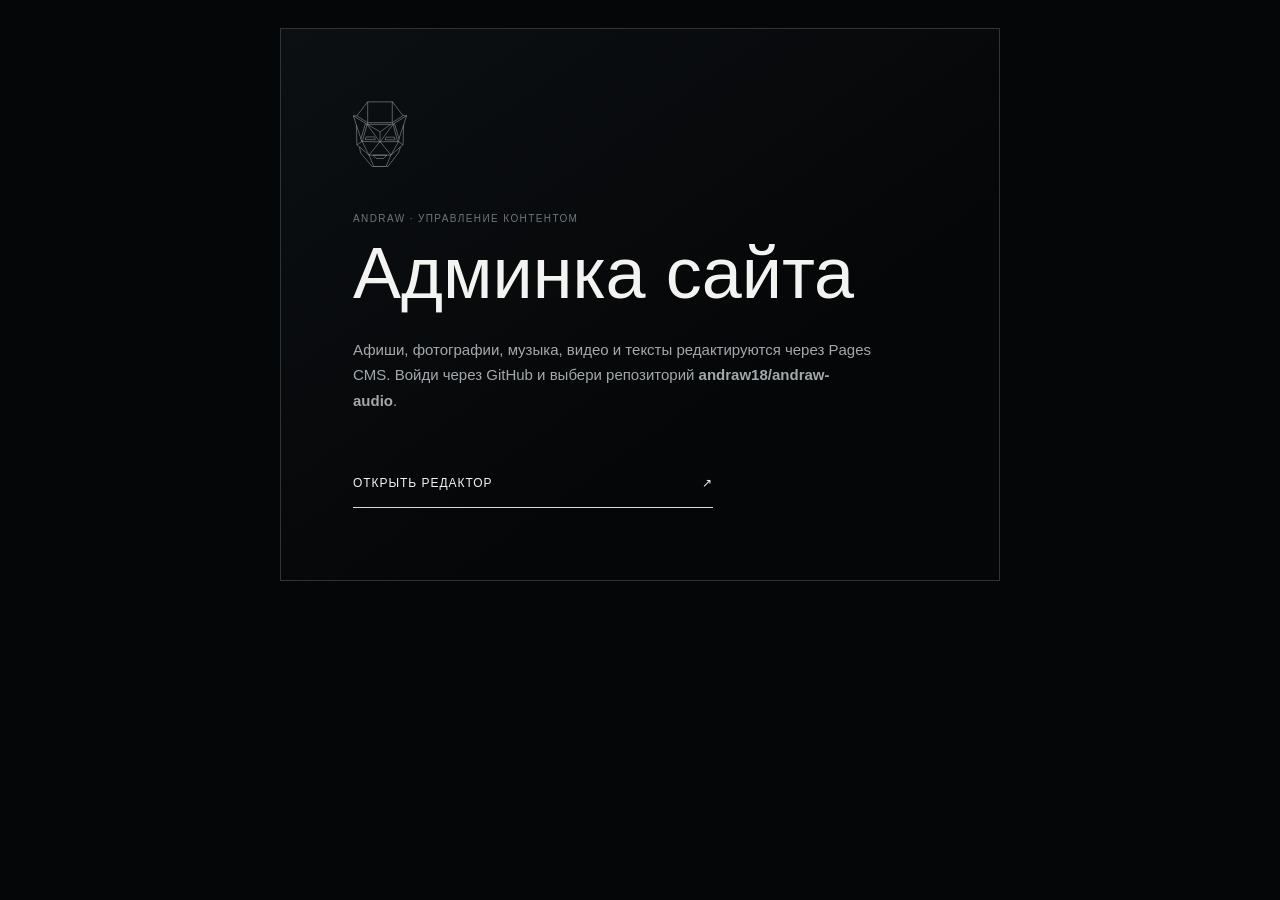
<file: admin/index.html>
<!doctype html>
<html lang="ru">
<head>
  <meta charset="UTF-8">
  <meta name="viewport" content="width=device-width, initial-scale=1">
  <meta name="robots" content="noindex, nofollow">
  <meta name="theme-color" content="#050607">
  <title>ANDRAW — управление сайтом</title>
  <style>
    * { box-sizing: border-box; }
    html, body { min-height: 100%; }
    body { margin: 0; display: grid; place-items: center; padding: 28px; background: #050607; color: #f3f3f1; font-family: Arial, sans-serif; }
    main { width: min(720px, 100%); padding: clamp(34px, 7vw, 72px); border: 1px solid #303438; background: linear-gradient(145deg, #0c1013, #050607 65%); }
    img { width: 54px; filter: brightness(0) invert(1); opacity: .72; }
    small { display: block; margin: 42px 0 14px; color: #6f767b; font-size: 10px; letter-spacing: .14em; text-transform: uppercase; }
    h1 { margin: 0; max-width: 560px; font-size: clamp(36px, 7vw, 72px); font-weight: 400; line-height: .98; }
    p { max-width: 520px; margin: 28px 0 46px; color: #a4a9ac; font-size: 15px; line-height: 1.7; }
    a { display: inline-flex; justify-content: space-between; width: min(100%, 360px); padding: 17px 0; border-bottom: 1px solid #d7d9da; color: inherit; text-decoration: none; font-size: 12px; letter-spacing: .08em; text-transform: uppercase; }
    a:hover { color: #aeb7bd; }
  </style>
</head>
<body>
  <main>
    <img src="../assets/site/mask.svg" alt="">
    <small>ANDRAW · управление контентом</small>
    <h1>Админка сайта</h1>
    <p>Афиши, фотографии, музыка, видео и тексты редактируются через Pages CMS. Войди через GitHub и выбери репозиторий <b>andraw18/andraw-audio</b>.</p>
    <a href="https://app.pagescms.org/andraw18/andraw-audio/main/file/site-content" rel="noreferrer">Открыть редактор <span>↗</span></a>
  </main>
</body>
</html>
</file>
<file: styles.css>
:root {
  --black: #000;
  --white: #ededed;
  --muted: #777;
  --line: rgba(255,255,255,.18);
  --red: #d8203a;
  --yellow: #f2bf27;
  --pink: #e91e63;
  --pad: clamp(22px, 5vw, 86px);
  --display: "Onest", Arial, sans-serif;
  --body: "Manrope", Arial, sans-serif;
}

* { box-sizing: border-box; letter-spacing: 0 !important; }
html { scroll-behavior: smooth; }
body {
  margin: 0;
  color: var(--white);
  background: var(--black);
  font-family: var(--body);
  overflow-x: hidden;
}
body::after {
  position: fixed;
  z-index: 90;
  inset: 11px;
  border: 1px solid rgba(255,255,255,.14);
  content: "";
  pointer-events: none;
}
body.menu-open { overflow: hidden; }
a { color: inherit; text-decoration: none; }
button { color: inherit; font: inherit; }

.hero-tagline i,
.hero-about-link i,
.menu-links i,
.carousel-controls button,
.track-play,
.video-play span,
.shamanic-play span,
.tracks-more i,
summary i {
  font-family: Arial, Helvetica, sans-serif;
  font-style: normal;
  font-variant-emoji: text;
}

.external-link-icon {
  display: inline-block;
  width: 11px;
  height: 11px;
  flex: 0 0 11px;
  margin-left: .28em;
  background: currentColor;
  font-size: 0;
  vertical-align: middle;
  -webkit-mask: url("data:image/svg+xml,%3Csvg xmlns='http://www.w3.org/2000/svg' viewBox='0 0 24 24' fill='none' stroke='black' stroke-width='1.8' stroke-linecap='round' stroke-linejoin='round'%3E%3Cpath d='M7 7h10v10'/%3E%3Cpath d='M7 17 17 7'/%3E%3C/svg%3E") center / contain no-repeat;
  mask: url("data:image/svg+xml,%3Csvg xmlns='http://www.w3.org/2000/svg' viewBox='0 0 24 24' fill='none' stroke='black' stroke-width='1.8' stroke-linecap='round' stroke-linejoin='round'%3E%3Cpath d='M7 7h10v10'/%3E%3Cpath d='M7 17 17 7'/%3E%3C/svg%3E") center / contain no-repeat;
}
img { display: block; max-width: 100%; }
::selection { color: #000; background: #fff; }

.scroll-tint {
  position: fixed;
  z-index: 0;
  inset: 0;
  pointer-events: none;
  background: linear-gradient(125deg, #010306 0%, #061421 48%, #020b14 100%);
  opacity: var(--scroll-tint, 0);
  transition: opacity .28s linear;
  will-change: opacity;
}

.ambient-light {
  position: fixed;
  z-index: 0;
  top: -30vh;
  left: -30vw;
  width: 160vw;
  height: 160vh;
  pointer-events: none;
  background:
    linear-gradient(112deg, transparent 24%, rgba(145,145,145,.12) 48%, rgba(48,48,48,.055) 57%, transparent 77%),
    linear-gradient(20deg, transparent 35%, rgba(255,255,255,.035) 50%, transparent 66%);
  filter: blur(72px);
  opacity: var(--ambient-opacity, 0);
  transform: translate3d(0, 0, 0) rotate(-3deg);
  will-change: transform;
}

.starfield {
  position: fixed;
  inset: 0;
  z-index: 0;
  width: 100%;
  height: 100%;
  pointer-events: none;
  opacity: .92;
}

.site-header {
  position: fixed;
  z-index: 60;
  top: 0;
  left: 0;
  right: 0;
  height: 68px;
  padding: 0 var(--pad);
  display: grid;
  grid-template-columns: 1fr auto 1fr;
  align-items: center;
  border-bottom: 1px solid rgba(255,255,255,.12);
  background: rgba(0,0,0,.72);
  backdrop-filter: blur(14px);
  opacity: 0;
  transform: translateY(-100%);
  visibility: hidden;
  transition: opacity .35s ease, transform .45s cubic-bezier(.22,1,.36,1), visibility .35s;
}
.site-header.visible { opacity: 1; transform: translateY(0); visibility: visible; }
.header-brand { justify-self: start; display: flex; align-items: center; }
.header-brand img { width: 27px; height: 31px; object-fit: contain; filter: brightness(0) invert(1); }
.header-nav { display: flex; align-items: center; gap: clamp(18px, 2.2vw, 38px); }
.header-nav a, .header-contact { font-size: 10px; line-height: 1; text-transform: uppercase; transition: color .2s; }
.header-nav a { color: #8c8c8c; }
.header-nav a:hover, .header-nav a.active, .header-contact:hover { color: #fff; }
.header-contact { justify-self: end; padding-bottom: 5px; border-bottom: 1px solid rgba(255,255,255,.55); }

.loader {
  position: fixed;
  inset: 0;
  z-index: 100;
  display: grid;
  place-content: center;
  gap: 18px;
  background: #000;
  text-align: center;
  transition: opacity .6s, visibility .6s;
}
.loader img { width: 82px; margin: auto; filter: brightness(0) invert(1); }
.loader span { font-family: var(--display); font-size: 10px; }
.loader.hidden { opacity: 0; visibility: hidden; }

.menu-orb {
  position: fixed;
  right: 26px;
  bottom: 24px;
  z-index: 80;
  width: 82px;
  height: 82px;
  display: grid;
  place-content: center;
  gap: 5px;
  border: 1px solid rgba(255,255,255,.52);
  border-radius: 50%;
  background: rgba(0,0,0,.48);
  backdrop-filter: blur(12px);
  cursor: pointer;
}
.menu-orb::after { content: ""; position: absolute; inset: 8px; border: 1px solid rgba(255,255,255,.22); border-radius: 50%; }
.menu-orb span { width: 22px; height: 1px; display: block; background: currentColor; transition: transform .3s, opacity .3s; }
.menu-open .menu-orb span:first-child { transform: translateY(6px) rotate(45deg); }
.menu-open .menu-orb span:nth-child(2) { opacity: 0; }
.menu-open .menu-orb span:last-child { transform: translateY(-6px) rotate(-45deg); }
.menu-panel {
  position: fixed;
  inset: 0;
  z-index: 70;
  padding: clamp(72px, 8vh, 104px) var(--pad) clamp(34px, 5vh, 62px);
  display: grid;
  grid-template-columns: minmax(190px, .55fr) minmax(420px, 1.45fr);
  grid-template-rows: 1fr auto;
  column-gap: clamp(60px, 9vw, 180px);
  background:
    radial-gradient(circle at 28% 18%, rgba(35,45,52,.26), transparent 35%),
    rgba(0,0,0,.97);
  opacity: 0;
  visibility: hidden;
  transition: opacity .35s, visibility .35s;
}
.menu-panel::before {
  position: absolute;
  inset: 12px;
  border: 1px solid rgba(255,255,255,.13);
  content: "";
  pointer-events: none;
}
.menu-open .menu-panel { opacity: 1; visibility: visible; transition-delay: 0s; }
.menu-intro { align-self: start; padding-top: 8px; }
.menu-intro img { width: clamp(42px, 4vw, 64px); filter: brightness(0) invert(1); opacity: .66; }
.menu-intro p { margin: clamp(38px, 7vh, 88px) 0 18px; font-family: var(--display); font-size: clamp(21px, 2.1vw, 34px); font-weight: 400; line-height: 1.06; text-transform: uppercase; }
.menu-intro span { color: #777; font-size: 8px; letter-spacing: .16em; text-transform: uppercase; }
.menu-links { align-self: center; }
.menu-links a {
  display: flex;
  align-items: baseline;
  gap: clamp(18px, 2vw, 34px);
  padding: clamp(8px, 1.15vh, 13px) 0;
  border-bottom: 1px solid var(--line);
  font-family: var(--display);
  font-size: clamp(24px, 2.55vw, 42px);
  font-weight: 300;
  line-height: 1;
  text-transform: uppercase;
  transition: color .25s, padding .35s cubic-bezier(.22,1,.36,1);
}
.menu-links a:first-child { border-top: 1px solid var(--line); }
.menu-links a:hover { color: #aaa; padding-left: 10px; }
.menu-links small { width: 28px; color: var(--muted); font: 8px var(--body); }
.menu-links span { flex: 1; }
.menu-links i { color: #555; font: 300 .58em var(--body); transition: color .2s, transform .25s; }
.menu-links a:hover i { color: #fff; transform: translate(3px, 3px); }
.menu-meta { grid-column: 1 / -1; display: flex; gap: 28px; padding-top: 24px; border-top: 1px solid var(--line); }
.menu-meta a { color: #777; font-size: 8px; letter-spacing: .12em; text-transform: uppercase; transition: color .2s; }
.menu-meta a:hover { color: #fff; }

.hero {
  position: relative;
  z-index: 1;
  min-height: 100svh;
  overflow: hidden;
  background: transparent;
}
.hero-platforms {
  position: absolute;
  z-index: 4;
  top: clamp(32px, 4.5vh, 54px);
  left: clamp(26px, 7.5vw, 150px);
  right: clamp(26px, 7.5vw, 150px);
  display: grid;
  grid-template-columns: 1fr 1fr 1fr;
  align-items: center;
  font-family: var(--body);
  font-size: clamp(14px, 1.8vw, 27px);
  font-weight: 700;
}
.hero-platforms a { transition: opacity .2s, transform .2s; }
.hero-platforms a:hover { opacity: .7; transform: translateY(-2px); }
.metro-link { justify-self: start; color: var(--red); }
.yandex-link { justify-self: center; color: var(--yellow); }
.bandlink-link { justify-self: end; }
.hero-platforms img { width: auto; height: auto; }
.yandex-link img { width: clamp(150px, 15vw, 235px); }
.bandlink-link img { width: clamp(125px, 12vw, 190px); }

.hero-portraits {
  position: absolute;
  inset: 0;
  left: 50%;
  width: min(56vw, 1080px);
  display: grid;
  grid-template-columns: 1fr 1fr;
  -webkit-mask-image: linear-gradient(90deg, transparent 0, #000 8%, #000 92%, transparent 100%);
  mask-image: linear-gradient(90deg, transparent 0, #000 8%, #000 92%, transparent 100%);
  transform: translateX(-50%);
}
.hero-portraits > div { position: relative; min-width: 0; overflow: hidden; }
.hero-portraits img { width: 100%; height: 100%; object-fit: cover; filter: brightness(.82) contrast(1.1); }
.hero-mask img { object-position: right center; }
.hero-face img { object-position: left center; }
.hero-portraits > div::after { content: ""; position: absolute; inset: 0; background: linear-gradient(180deg, rgba(0,0,0,.12), rgba(0,0,0,.05) 55%, rgba(0,0,0,.52)); }

.hero-tagline {
  position: absolute;
  z-index: 4;
  left: clamp(32px, 5vw, 96px);
  bottom: clamp(168px, 18vh, 215px);
  margin: 0;
  display: grid;
  gap: 5px;
  font-family: var(--display);
  font-size: clamp(16px, 1.55vw, 25px);
  font-weight: 400;
  line-height: 1.04;
  text-transform: uppercase;
}
.hero-tagline::before { width: 32px; height: 1px; margin-bottom: 12px; background: rgba(255,255,255,.42); content: ""; }
.hero-tagline small { margin-bottom: 4px; color: rgba(255,255,255,.56); font: 500 8px/1 var(--body); letter-spacing: .18em; text-transform: uppercase; }
.hero-tagline span {
  display: block;
  color: rgba(255,255,255,.72);
  font-size: .72em;
  font-weight: 400;
  letter-spacing: .14em;
  white-space: nowrap;
}
.hero-tagline i { display: inline-block; margin-left: .4em; color: rgba(255,255,255,.46); font-size: .72em; transition: color .25s, transform .25s; }
.hero-tagline:hover span { color: #fff; }
.hero-tagline:hover i { color: #fff; transform: translate(3px, 3px); }
.hero-about-link {
  position: absolute;
  z-index: 5;
  right: clamp(32px, 5vw, 96px);
  bottom: clamp(170px, 18vh, 218px);
  width: clamp(170px, 14vw, 230px);
  display: grid;
  grid-template-columns: 1fr auto;
  gap: 13px 16px;
  padding: 0 0 13px;
  border-bottom: 1px solid rgba(255,255,255,.38);
  text-transform: uppercase;
  transition: border-color .25s, transform .35s cubic-bezier(.22,1,.36,1);
}
.hero-about-link small { grid-column: 1 / -1; color: #696969; font-size: 7px; letter-spacing: .14em; }
.hero-about-link span { font-family: var(--display); font-size: clamp(13px, 1.05vw, 17px); }
.hero-about-link i { font-size: 12px; transition: transform .25s; }
.hero-about-link:hover { border-color: #fff; transform: translateY(-4px); }
.hero-about-link:hover i { transform: translate(3px, 3px); }

.hero-tagline i,
.hero-about-link i,
.menu-links i {
  width: 11px;
  height: 11px;
  flex: 0 0 11px;
  background: currentColor;
  font-size: 0;
  -webkit-mask: url("data:image/svg+xml,%3Csvg xmlns='http://www.w3.org/2000/svg' viewBox='0 0 24 24' fill='none' stroke='black' stroke-width='1.8' stroke-linecap='round' stroke-linejoin='round'%3E%3Cpath d='m7 7 10 10'/%3E%3Cpath d='M17 7v10H7'/%3E%3C/svg%3E") center / contain no-repeat;
  mask: url("data:image/svg+xml,%3Csvg xmlns='http://www.w3.org/2000/svg' viewBox='0 0 24 24' fill='none' stroke='black' stroke-width='1.8' stroke-linecap='round' stroke-linejoin='round'%3E%3Cpath d='m7 7 10 10'/%3E%3Cpath d='M17 7v10H7'/%3E%3C/svg%3E") center / contain no-repeat;
}
.hero-logo {
  position: absolute;
  z-index: 3;
  left: 50%;
  bottom: 17px;
  width: min(91vw, 1800px);
  max-width: none;
  opacity: .72;
  transform: translateX(-50%);
  animation: logoBreathe 5s ease-in-out infinite;
}
@keyframes logoBreathe { 50% { opacity: .92; } }
.hero-scroll {
  position: absolute;
  z-index: 5;
  left: 26px;
  bottom: 23px;
  display: flex;
  align-items: center;
  gap: 9px;
  font-size: 7px;
  letter-spacing: .17em;
  text-transform: uppercase;
  writing-mode: vertical-rl;
}
.hero-scroll i { width: 1px; height: 35px; background: currentColor; }

.section {
  position: relative;
  z-index: 2;
  padding: clamp(72px, 7vw, 110px) var(--pad);
  background: rgba(0,0,0,.62);
  scroll-margin-top: 68px;
  overflow: hidden;
}
.section::after { content: ""; position: absolute; z-index: 0; top: 18%; right: -7vw; width: min(34vw, 500px); aspect-ratio: 1; background: url("assets/site/mask.svg") center / contain no-repeat; opacity: .028; filter: brightness(0) invert(1); transform: translate3d(var(--mask-x, 0), var(--mask-y, 0), 0) rotate(-8deg); transition: transform .7s cubic-bezier(.22,1,.36,1); pointer-events: none; }
.section:nth-of-type(even)::after { right: auto; left: -9vw; transform: translate3d(var(--mask-x, 0), var(--mask-y, 0), 0) rotate(9deg); }
.section > * { position: relative; z-index: 1; }
main { display: flex; flex-direction: column; }
.hero { order: 0; }
.events { order: 1; }
.tracks { order: 2; }
.videos { order: 3; }
.about { order: 4; }
.photos { order: 5; }
.comic { order: 6; }
.section-line {
  display: grid;
  grid-template-columns: 54px 1fr auto;
  align-items: center;
  gap: 18px;
  margin-bottom: clamp(42px, 5vw, 70px);
  min-height: 58px;
  padding-bottom: 16px;
  border-bottom: 1px solid var(--line);
  color: #aaa;
  font-size: 10px;
  text-transform: uppercase;
}
.section-line h2 { margin: 0; color: #fff; font: 400 clamp(18px, 1.6vw, 24px)/1 var(--display); }
.section-line a:hover { color: #fff; }

.sr-only {
  position: absolute;
  width: 1px;
  height: 1px;
  padding: 0;
  margin: -1px;
  overflow: hidden;
  clip: rect(0, 0, 0, 0);
  white-space: nowrap;
  border: 0;
}

.events { overflow: hidden; }
.poster-carousel, .photo-carousel, .video-window { margin-right: calc(var(--pad) * -1); }
.poster-track {
  display: flex;
  align-items: flex-end;
  gap: clamp(16px, 2.2vw, 34px);
  padding-top: 28px;
  padding-right: var(--pad);
  overflow-x: auto;
  scroll-snap-type: x mandatory;
  scrollbar-width: none;
}
.poster-track::-webkit-scrollbar, .photo-track::-webkit-scrollbar, .video-track::-webkit-scrollbar { display: none; }
.poster-slide {
  flex: 0 0 clamp(220px, 23vw, 340px);
  margin: 0;
  scroll-snap-align: start;
  cursor: pointer;
  opacity: .38;
  transition: opacity .45s, transform .65s cubic-bezier(.22,1,.36,1);
}
.poster-slide:nth-child(3n + 2) { flex-basis: clamp(200px, 20vw, 300px); }
.poster-slide.active { opacity: 1; transform: translateY(-18px); }
.poster-slide img {
  width: 100%;
  aspect-ratio: 3 / 4;
  object-fit: contain;
  border: 1px solid rgba(255,255,255,.12);
  background: #050505;
}
.poster-slide img[src*="-live"] { object-fit: cover; }
.poster-slide.active img { border-color: rgba(255,255,255,.3); }
.poster-slide figcaption { display: flex; justify-content: space-between; gap: 20px; padding-top: 15px; color: #777; font-size: 8px; letter-spacing: .14em; text-transform: uppercase; }
.poster-slide figcaption b { color: #fff; font-weight: 500; }
.poster-announcement {
  position: relative;
  display: flex;
  aspect-ratio: 3 / 4;
  flex-direction: column;
  justify-content: space-between;
  padding: clamp(22px, 2.5vw, 38px);
  overflow: hidden;
  border: 1px solid rgba(255,255,255,.32);
  background: #080808;
  color: #fff;
}
.poster-announcement::after {
  position: absolute;
  right: -28%;
  bottom: 17%;
  width: 90%;
  height: 1px;
  background: rgba(255,255,255,.25);
  content: "";
  transform: rotate(-42deg);
  transform-origin: center;
}
.poster-announcement span,
.poster-announcement small { position: relative; z-index: 1; font: 500 9px/1 var(--display); text-transform: uppercase; }
.poster-announcement strong { position: relative; z-index: 1; font: 600 clamp(31px, 3.4vw, 50px)/.9 var(--display); }
.poster-announcement i { position: absolute; inset: 20% 18%; border: 1px solid rgba(255,255,255,.09); transform: rotate(45deg); }
.poster-announcement-action { position: relative; z-index: 2; display: grid; gap: 14px; }
.poster-cta { min-height: 42px; padding: 0 13px; display: flex; align-items: center; justify-content: space-between; border: 1px solid rgba(255,255,255,.42); color: #fff; font: 500 9px/1 var(--display); text-transform: uppercase; transition: color .25s, background .25s, border-color .25s; }
.poster-cta b { font-size: 13px; font-weight: 400; }
.poster-cta:hover { border-color: #fff; color: #000; background: #fff; }

.photos { overflow: hidden; }
.photo-track {
  display: flex;
  align-items: flex-end;
  gap: clamp(16px, 2.2vw, 34px);
  padding-right: var(--pad);
  overflow-x: auto;
  scroll-snap-type: x mandatory;
  scrollbar-width: none;
}
.photo-slide {
  flex: 0 0 clamp(430px, 61vw, 920px);
  margin: 0;
  scroll-snap-align: start;
  cursor: pointer;
  opacity: .3;
  transition: opacity .5s;
}
.photo-slide.active { opacity: 1; }
.photo-slide--portrait { flex-basis: clamp(290px, 34vw, 510px); }
.photo-slide--editorial { flex-basis: clamp(340px, 40vw, 590px); }
.photo-slide img {
  width: 100%;
  height: auto;
  object-fit: contain;
  border: 1px solid rgba(255,255,255,.12);
  filter: saturate(.72) brightness(.8);
}
.photo-slide.active img { border-color: rgba(255,255,255,.3); filter: saturate(.95) brightness(.9); }
.photo-slide figcaption { display: flex; justify-content: space-between; gap: 20px; padding-top: 15px; color: #777; font-size: 8px; letter-spacing: .14em; text-transform: uppercase; }
.photo-slide figcaption b { color: #fff; font-weight: 500; }

.about { overflow: hidden; }
.about-yandex { display: grid; grid-template-columns: auto minmax(0, 132px); align-items: center; gap: 10px; text-align: right; }
.about-yandex b { color: #fff; font: 400 18px/1 var(--display); }
.about-yandex span { color: #777; font-size: 8px; line-height: 1.3; }
.about-layout { min-height: min(52vw, 650px); display: grid; grid-template-columns: 1.05fr .95fr; gap: clamp(42px, 7vw, 110px); align-items: stretch; }
.about-portrait { position: relative; min-width: 0; overflow: hidden; }
.about-portrait img { width: 100%; height: 100%; object-fit: cover; object-position: center 38%; filter: grayscale(.75) brightness(.68) contrast(1.12); transition: filter .6s, transform 1s cubic-bezier(.22,1,.36,1); }
.about-portrait:hover img { filter: grayscale(.2) brightness(.78); transform: scale(1.015); }
.about-portrait::after { content: ""; position: absolute; inset: 0; background: linear-gradient(180deg, transparent 55%, rgba(0,0,0,.62)); box-shadow: inset 0 0 120px rgba(0,0,0,.62); }
.about-portrait span { position: absolute; z-index: 2; left: 22px; bottom: 20px; color: rgba(255,255,255,.62); font-size: 8px; letter-spacing: .17em; text-transform: uppercase; }
.about-copy { display: flex; flex-direction: column; justify-content: center; padding: clamp(30px, 4vw, 58px) 0; }
.about-primary { transform: translateY(clamp(-44px, -3vw, -24px)); }
.about-lead { max-width: 520px; margin: 0; color: #aaa; font: 400 clamp(18px, 1.7vw, 26px)/1.3 var(--display); text-transform: uppercase; }
.about-text { max-width: 540px; margin-top: clamp(25px, 3vw, 38px); }
.about-text p { margin: 0; color: #aaa; font-size: clamp(12px, 1vw, 15px); line-height: 1.65; }
.cosmic-language { max-width: 540px; margin: clamp(22px, 2.5vw, 32px) 0 0; padding-left: 18px; display: grid; grid-template-columns: minmax(0, 1fr) auto; gap: 22px; align-items: center; border-left: 1px solid rgba(255,255,255,.34); color: #d4d4d4; font: 400 clamp(13px, 1.1vw, 16px)/1.55 var(--display); }
.cosmic-language-copy > span { display: block; margin-bottom: 8px; color: #666; font: 500 8px/1 var(--sans); text-transform: uppercase; }
.shamanic-control { display: grid; justify-items: center; gap: 7px; }
.shamanic-control small { color: #666; font-size: 7px; }
.shamanic-play { position: relative; width: 56px; height: 56px; display: grid; place-items: center; border: 1px solid rgba(255,255,255,.45); border-radius: 50%; background: transparent; cursor: pointer; transition: color .25s, background .25s, border-color .25s; }
.shamanic-play span { margin-left: 2px; font-size: 11px; }
.shamanic-play:hover, .shamanic-play.playing { border-color: #fff; color: #000; background: #fff; }
.shamanic-play.playing::after { position: absolute; inset: -6px; border: 1px solid rgba(255,255,255,.4); border-radius: 50%; content: ""; animation: track-pulse 1.5s ease-out infinite; }
.artist-details, .concert-format { max-width: 540px; border-bottom: 1px solid var(--line); }
.artist-details { margin-top: clamp(24px, 3vw, 38px); border-top: 1px solid var(--line); }
.concert-format { margin-top: 0; }
.artist-details summary, .concert-format summary { min-height: 54px; display: flex; align-items: center; justify-content: space-between; cursor: pointer; list-style: none; font: 400 11px var(--display); text-transform: uppercase; }
.artist-details summary::-webkit-details-marker, .concert-format summary::-webkit-details-marker { display: none; }
.artist-details summary i, .concert-format summary i { color: #777; font-size: 16px; font-style: normal; transition: transform .35s ease, color .25s; }
.artist-details[open] summary i, .concert-format[open] summary i { color: #fff; transform: rotate(45deg); }
.artist-details > div { padding: 0 0 20px; color: #999; font-size: 10px; line-height: 1.65; text-transform: uppercase; }
.artist-details p { margin: 0; }
.artist-details p + p { margin-top: 8px; color: #666; }
.concert-format-body { padding: 2px 0 24px; color: #999; font-size: 10px; text-transform: uppercase; }
.concert-format-body > p { margin: 0 0 20px; display: flex; justify-content: space-between; gap: 20px; }
.concert-format-body b { color: #fff; font-weight: 500; }
.concert-format-body ol { margin: 0; padding: 0; display: grid; gap: 12px; list-style: none; }
.concert-format-body li { display: grid; grid-template-columns: 70px 1fr; gap: 18px; }
.about-copy > a { align-self: flex-start; margin-top: 28px; padding-bottom: 6px; border-bottom: 1px solid currentColor; font-size: 9px; letter-spacing: .13em; text-transform: uppercase; }

.track-tabs { margin-top: clamp(45px, 6vw, 85px); display: flex; gap: clamp(24px, 4vw, 56px); border-bottom: 1px solid var(--line); }
.track-tab { position: relative; padding: 0 0 17px; border: 0; background: transparent; color: #666; cursor: pointer; font: 500 10px/1 var(--sans); letter-spacing: .1em; text-transform: uppercase; transition: color .25s; }
.track-tab::after { position: absolute; right: 0; bottom: -1px; left: 0; height: 1px; background: #fff; content: ""; transform: scaleX(0); transform-origin: left; transition: transform .35s cubic-bezier(.22,1,.36,1); }
.track-tab:hover, .track-tab.active { color: #fff; }
.track-tab.active::after { transform: scaleX(1); }
.track-panel[hidden] { display: none; }
.tracklist { border-top: 0; }
.track {
  position: relative;
  width: 100%;
  min-height: 132px;
  padding: 18px 4px;
  display: grid;
  grid-template-columns: 92px 58px minmax(0, 1fr) 150px;
  align-items: center;
  gap: clamp(18px, 3vw, 42px);
  border: 0;
  border-bottom: 1px solid var(--line);
  background: transparent;
  color: #fff;
  text-align: left;
  cursor: pointer;
  overflow: hidden;
  transition: color .25s, padding .3s, background .3s;
}
.track:hover, .track.active { padding-inline: 14px; background: rgba(255,255,255,.025); }
.track-cover { width: 92px; aspect-ratio: 1; display: block; overflow: hidden; background: #090909; }
.track-cover > img { width: 100%; height: 100%; object-fit: cover; filter: saturate(.65) brightness(.82); transition: transform .8s cubic-bezier(.22,1,.36,1), filter .4s; }
.track:hover .track-cover > img, .track.active .track-cover > img { transform: scale(1.025); filter: saturate(.95) brightness(.92); }
.track-play { position: relative; width: 48px; height: 48px; display: grid; place-items: center; border: 1px solid rgba(255,255,255,.42); border-radius: 50%; background: transparent; font-size: 10px; font-style: normal; transition: background .25s, color .25s; }
.track:hover .track-play { border-color: rgba(255,255,255,.8); }
.track.active .track-play { color: #000; background: #fff; }
.track.playing .track-play::after { content: ""; position: absolute; inset: -7px; border: 1px solid rgba(255,255,255,.52); border-radius: 50%; animation: track-pulse 1.5s ease-out infinite; }
.track-eq { position: absolute; inset: 0; display: none; align-items: center; justify-content: center; gap: 2px; }
.track-eq b { width: 2px; height: 5px; background: currentColor; animation: eq-bar .72s ease-in-out infinite alternate; }
.track-eq b:nth-child(2) { animation-delay: -.48s; }
.track-eq b:nth-child(3) { animation-delay: -.24s; }
.track-eq b:nth-child(4) { animation-delay: -.6s; }
.track.playing .track-play { font-size: 0; }
.track.playing .track-eq { display: flex; }
.track-copy { display: block; min-width: 0; }
.track strong { display: block; font: 400 clamp(19px, 2vw, 30px)/1.05 var(--display); text-transform: uppercase; }
.track small { display: block; margin-top: 9px; color: #666; font-size: 8px; letter-spacing: .12em; text-transform: uppercase; }
.track-type { justify-self: end; color: #666; font-size: 8px; letter-spacing: .13em; text-transform: uppercase; }
.track-progress { position: absolute; z-index: 2; left: 0; right: 0; bottom: -1px; height: 2px; background: transparent; }
.track-progress i { display: block; width: 0; height: 100%; background: #fff; }
.live-cover { position: relative; display: block; border: 1px solid var(--line); background: #030405; }
.live-cover > img { filter: none; }
.live-cover b { position: absolute; top: 9px; left: 10px; z-index: 1; color: rgba(255,255,255,.48); font: 500 7px/1 var(--sans); letter-spacing: .12em; }
.live-track:hover .live-cover, .live-track.active .live-cover { border-color: rgba(255,255,255,.34); }
.track-extra { display: none; }
.track-extra.visible { display: grid; }
.tracks-more { width: 100%; margin-top: clamp(55px, 7vw, 95px); padding: 22px 0; display: flex; align-items: center; justify-content: space-between; border: 0; border-top: 1px solid var(--line); border-bottom: 1px solid var(--line); background: transparent; cursor: pointer; font: 400 clamp(16px, 1.8vw, 24px) var(--display); text-transform: uppercase; }
.tracks-more i { font-size: 24px; font-style: normal; font-weight: 300; transition: transform .35s; }
.tracks-more.expanded i { transform: rotate(45deg); }

.videos { overflow: hidden; }
.slider-count { font-family: var(--display); font-size: 11px; }
.slider-count b { color: #fff; font-size: 17px; font-weight: 500; }
.video-track {
  display: flex;
  align-items: flex-end;
  gap: clamp(16px, 2.2vw, 34px);
  padding-right: var(--pad);
  overflow-x: auto;
  scroll-snap-type: x mandatory;
  scrollbar-width: none;
}
.video-slide { flex: 0 0 clamp(245px, 29vw, 410px); scroll-snap-align: start; opacity: .34; transition: opacity .5s; }
.video-slide:nth-child(4n + 1) { flex-basis: clamp(285px, 34vw, 480px); }
.video-slide.active { opacity: 1; }
.video-media { position: relative; aspect-ratio: 9 / 16; overflow: hidden; border: 1px solid rgba(255,255,255,.12); background: #080808; }
.video-media > img, .video-media > video { width: 100%; height: 100%; object-fit: cover; filter: saturate(.62) brightness(.72); }
.video-slide.active .video-media { border-color: rgba(255,255,255,.3); }
.video-slide.active .video-media > img, .video-slide.active .video-media > video { filter: saturate(.9) brightness(.85); }
.video-media iframe { position: absolute; inset: 0; z-index: 4; width: 100%; height: 100%; border: 0; }
.video-play {
  position: absolute;
  inset: 0;
  z-index: 3;
  margin: auto;
  width: 92px;
  height: 92px;
  display: grid;
  place-content: center;
  gap: 7px;
  border: 1px solid rgba(255,255,255,.65);
  border-radius: 50%;
  background: rgba(0,0,0,.42);
  backdrop-filter: blur(8px);
  cursor: pointer;
  transition: color .25s, background .25s, opacity .25s;
}
.video-play:hover { color: #000; background: #fff; }
.video-play span { font-size: 18px; }
.video-play b { font-size: 7px; font-weight: 500; letter-spacing: .13em; text-transform: uppercase; }
.video-media.playing .video-play { opacity: 0; pointer-events: none; }
.video-caption { display: flex; justify-content: space-between; align-items: baseline; gap: 20px; padding-top: 15px; }
.video-caption b { font-family: var(--display); font-size: clamp(16px, 1.5vw, 22px); font-weight: 400; text-transform: uppercase; }
.video-caption span { color: #666; font-size: 8px; letter-spacing: .14em; text-transform: uppercase; }
.carousel-controls { display: grid; grid-template-columns: 48px 1fr 48px; align-items: center; gap: 24px; margin-top: 50px; }
.carousel-controls button { width: 48px; height: 48px; border: 1px solid var(--line); background: transparent; cursor: pointer; }
.carousel-controls button:hover { color: #000; background: #fff; }
.carousel-controls button { position: relative; font-size: 0; }
.carousel-controls button::before {
  position: absolute;
  top: 50%;
  left: 50%;
  width: 13px;
  height: 1px;
  background: currentColor;
  content: "";
  transform: translate(-50%, -50%);
}
.carousel-controls button::after {
  position: absolute;
  top: 50%;
  width: 6px;
  height: 6px;
  content: "";
}
.carousel-controls button[data-poster-prev]::after,
.carousel-controls button[data-photo-prev]::after,
.carousel-controls button[data-video-prev]::after {
  left: 16px;
  border-bottom: 1px solid currentColor;
  border-left: 1px solid currentColor;
  transform: translateY(-50%) rotate(45deg);
}
.carousel-controls button[data-poster-next]::after,
.carousel-controls button[data-photo-next]::after,
.carousel-controls button[data-video-next]::after {
  right: 16px;
  border-top: 1px solid currentColor;
  border-right: 1px solid currentColor;
  transform: translateY(-50%) rotate(45deg);
}
.carousel-controls > div { height: 1px; background: #292929; overflow: hidden; }
.carousel-controls i { display: block; height: 1px; background: #fff; transition: transform .55s cubic-bezier(.22,1,.36,1); }
.poster-controls i { width: 12.5%; transform: translateX(calc(var(--poster-progress, 0) * 100%)); }
.photo-controls i { width: 20%; transform: translateX(calc(var(--photo-progress, 0) * 100%)); }
.video-controls i { width: 6.25%; transform: translateX(calc(var(--video-progress, 0) * 100%)); }

@keyframes track-pulse {
  0% { opacity: .8; transform: scale(.88); }
  100% { opacity: 0; transform: scale(1.25); }
}
@keyframes eq-bar {
  from { height: 4px; }
  to { height: 15px; }
}

.comic { overflow: hidden; }
.comic-layout { display: grid; grid-template-columns: minmax(250px, .56fr) minmax(0, 1.44fr); gap: clamp(40px, 7vw, 110px); align-items: center; }
.comic-copy > p { max-width: 330px; margin: 0 0 50px; color: #888; font-size: 11px; line-height: 1.8; text-transform: uppercase; }
.comic-copy h2 {
  margin: 0;
  font-family: var(--display);
  font-size: clamp(40px, 5vw, 76px);
  font-weight: 300;
  line-height: .96;
  text-transform: uppercase;
}
.comic-stats { display: flex; gap: 28px; margin-top: 42px; color: #777; font-size: 9px; text-transform: uppercase; }
.comic-stats span { display: grid; gap: 4px; }
.comic-stats b { color: #fff; font: 300 28px/1 var(--display); }
.comic-copy > a { display: inline-block; margin-top: 54px; padding-bottom: 6px; border-bottom: 1px solid currentColor; font-size: 9px; text-transform: uppercase; }
.comic-preview {
  position: relative;
  display: grid;
  grid-template-columns: 1.45fr .75fr;
  grid-template-rows: 1fr 1fr;
  gap: 8px;
  height: min(61vw, 760px);
  min-height: 580px;
  overflow: hidden;
}
.comic-panel { position: relative; min-width: 0; min-height: 0; margin: 0; overflow: hidden; background: #080808; }
.comic-panel--main { grid-row: 1 / 3; }
.comic-panel img { width: 100%; height: 100%; object-fit: cover; filter: saturate(.78) brightness(.78); transition: filter .55s, transform 1s cubic-bezier(.22,1,.36,1); }
.comic-panel--main img { object-position: center 42%; }
.comic-panel--detail img { object-position: center 38%; }
.comic-panel--shanti img { object-position: center 35%; }
.comic-preview:hover .comic-panel img { filter: saturate(1) brightness(.92); transform: scale(1.018); }
.comic-panel figcaption { position: absolute; z-index: 2; left: 14px; right: 14px; bottom: 12px; display: flex; justify-content: space-between; color: rgba(255,255,255,.82); font-size: 8px; text-transform: uppercase; }
.comic-panel::after { content: ""; position: absolute; inset: 0; border: 1px solid rgba(255,255,255,.12); box-shadow: inset 0 -80px 80px rgba(0,0,0,.52); pointer-events: none; }
.comic-open { position: absolute; z-index: 4; right: 0; bottom: 0; display: flex; align-items: center; justify-content: space-between; width: min(280px, 42%); padding: 18px 20px; background: #f0f0ee; color: #050505; font-size: 10px; text-transform: uppercase; }
.comic-open b { font-size: 18px; font-weight: 300; }

.contact { min-height: 100svh; display: flex; flex-direction: column; justify-content: space-between; padding-bottom: 30px; }
.contact-note { margin: 0; color: #777; font-size: 9px; letter-spacing: .15em; text-transform: uppercase; }
.contact-mail {
  align-self: flex-start;
  margin: clamp(65px, 9vw, 120px) 0;
  padding: 18px 22px;
  display: inline-flex;
  align-items: center;
  gap: 34px;
  border: 1px solid rgba(255,255,255,.48);
  font: 500 11px/1 var(--sans);
  letter-spacing: .11em;
  text-transform: uppercase;
  transition: color .25s, background .25s, border-color .25s;
}
.contact-mail span { font-size: 17px; font-weight: 300; line-height: 1; }
.contact-mail:hover { border-color: #fff; background: #fff; color: #050505; }
.footer-brand { display: grid; grid-template-columns: minmax(0, 1fr) auto; align-items: end; gap: 40px; margin-bottom: clamp(45px, 7vw, 95px); }
.footer-brand img { width: min(100%, 1350px); opacity: .48; }
.footer-brand p { margin: 0; color: #777; font-size: 10px; line-height: 1.7; text-align: right; text-transform: uppercase; }
.contact-links { display: grid; grid-template-columns: repeat(4, 1fr); border-top: 1px solid var(--line); }
.contact-links a { padding: 22px 0; border-bottom: 1px solid var(--line); font-family: var(--display); font-size: clamp(16px, 1.6vw, 24px); text-transform: uppercase; }
.contact-links a + a { padding-left: 22px; border-left: 1px solid var(--line); }
.footer-bottom { display: flex; justify-content: space-between; margin-top: 80px; color: #555; font-size: 8px; letter-spacing: .14em; text-transform: uppercase; }

.reveal { opacity: 0; transform: translateY(35px); transition: opacity .8s, transform .8s cubic-bezier(.22,1,.36,1); }
.reveal.visible { opacity: 1; transform: none; }

@media (max-width: 900px) {
  .header-nav { display: none; }
  .site-header { grid-template-columns: 1fr auto; }
  .hero-portraits { width: 74vw; }
  .about-layout { grid-template-columns: 1fr 1fr; gap: 45px; }
  .about-text { grid-template-columns: 1fr; }
  .comic-layout { grid-template-columns: 1fr; }
  .comic-preview { height: min(110vw, 720px); min-height: 580px; }
  .menu-panel { grid-template-columns: minmax(150px, .45fr) minmax(360px, 1.55fr); column-gap: 44px; }
}

@media (max-width: 680px) {
  body::after { inset: 6px; border-color: rgba(255,255,255,.12); }
  .site-header { height: 56px; padding: 0 18px; }
  .header-brand img { width: 22px; height: 25px; }
  .header-contact { font-size: 8px; }
  .menu-orb { right: 13px; bottom: 13px; width: 66px; height: 66px; }
  .menu-panel { padding: 74px 24px 28px; display: flex; flex-direction: column; justify-content: space-between; }
  .menu-panel::before { inset: 6px; }
  .menu-intro { display: flex; align-items: center; gap: 14px; padding: 0; }
  .menu-intro img { width: 28px; }
  .menu-intro p { margin: 0; font-size: 13px; line-height: 1.08; }
  .menu-intro span { margin-left: auto; font-size: 6px; }
  .menu-links { width: 100%; margin: auto 0; }
  .menu-links a { padding: 9px 0; font-size: clamp(22px, 7vw, 30px); }
  .menu-meta { padding-top: 18px; }
  .hero { height: 100svh; min-height: 680px; }
  .hero-platforms { top: 32px; left: 18px; right: 18px; font-size: 10px; }
  .yandex-link img { width: min(29vw, 116px); }
  .bandlink-link img { width: min(25vw, 98px); }
  .hero-portraits {
    width: 86vw;
    grid-template-columns: 48% 52%;
    -webkit-mask-image: none;
    mask-image: none;
  }
  .hero-portraits img { position: absolute; top: 50%; width: auto; max-width: none; height: 88%; transform: translateY(-50%); }
  .hero-mask img { right: 0; object-position: right center; }
  .hero-face img { left: 0; object-position: left center; }
  .hero-tagline { left: 18px; bottom: 140px; gap: 3px; font-size: 17px; }
  .hero-tagline::before { width: 22px; margin-bottom: 8px; }
  .hero-tagline small { margin-bottom: 3px; font-size: 9px; }
  .hero-tagline span { font-size: 1em; line-height: 1.08; letter-spacing: .08em; }
  .hero-about-link { right: 18px; bottom: 139px; width: min(38vw, 155px); gap: 8px 10px; padding-bottom: 9px; }
  .hero-about-link small { font-size: 6px; }
  .hero-about-link span { font-size: 10px; }
  .hero-logo { width: calc(100vw - 20px); bottom: 39px; }
  .hero-scroll { display: none; }
  .section { padding-top: 72px; padding-bottom: 72px; }
  .section-line { min-height: 48px; grid-template-columns: 34px 1fr auto; }
  .about-yandex { grid-template-columns: auto 84px; gap: 7px; }
  .about-yandex b { font-size: 15px; }
  .about-yandex span { font-size: 7px; }
  .section-line h2 { font-size: 16px; }
  .poster-slide { flex-basis: min(74vw, 300px); }
  .poster-slide:nth-child(3n + 2) { flex-basis: min(68vw, 276px); }
  .poster-slide.active { transform: translateY(-8px); }
  .video-slide { flex-basis: calc(100vw - 70px); }
  .video-slide:nth-child(4n + 1) { flex-basis: calc(100vw - 70px); }
  .photo-slide { flex-basis: calc(100vw - 44px); }
  .photo-slide--portrait { flex-basis: min(74vw, 310px); }
  .photo-slide--editorial { flex-basis: min(84vw, 350px); }
  .poster-track, .photo-track, .video-track { gap: 16px; }
  .about-layout { min-height: 0; display: block; }
  .about-portrait { height: 125vw; max-height: 690px; }
  .about-copy { padding: 70px 0 0; }
  .about-primary { transform: none; }
  .about-text { margin-top: 24px; }
  .track-tabs { margin-top: 42px; gap: 26px; overflow-x: auto; }
  .track { min-height: 100px; padding: 13px 0; grid-template-columns: 66px 42px minmax(0, 1fr); gap: 12px; }
  .track:hover, .track.active { padding-inline: 6px; }
  .track-cover { width: 66px; }
  .track strong { font-size: clamp(16px, 4.7vw, 21px); line-height: 1.08; overflow-wrap: anywhere; }
  .track small { margin-top: 6px; font-size: 7px; line-height: 1.35; }
  .track-play { width: 38px; height: 38px; }
  .track-type { display: none; }
  .tracks-more { margin-top: 45px; }
  .video-play { width: 86px; height: 86px; }
  .video-caption { flex-direction: column; gap: 8px; }
  .carousel-controls { padding-right: 78px; }
  .video-controls { margin-top: 35px; }
  .comic-copy h2 { font-size: clamp(42px, 12vw, 58px); }
  .comic-preview { height: 142vw; min-height: 550px; grid-template-columns: 1.25fr .75fr; }
  .comic-open { width: 58%; padding: 15px 16px; font-size: 8px; }
  .contact { min-height: 780px; }
  .contact-mail { margin: 64px 0; padding: 16px 18px; gap: 28px; }
  .contact-links { grid-template-columns: 1fr 1fr; }
  .contact-links a + a { padding-left: 0; border-left: 0; }
  .contact-links a:nth-child(even) { padding-left: 15px; border-left: 1px solid var(--line); }
  .footer-brand { grid-template-columns: 1fr; }
  .footer-brand p { text-align: left; }
}

@media (prefers-reduced-motion: reduce) {
  html { scroll-behavior: auto; }
  *, *::before, *::after { animation-duration: .01ms !important; animation-iteration-count: 1 !important; transition-duration: .01ms !important; }
}
</file>
